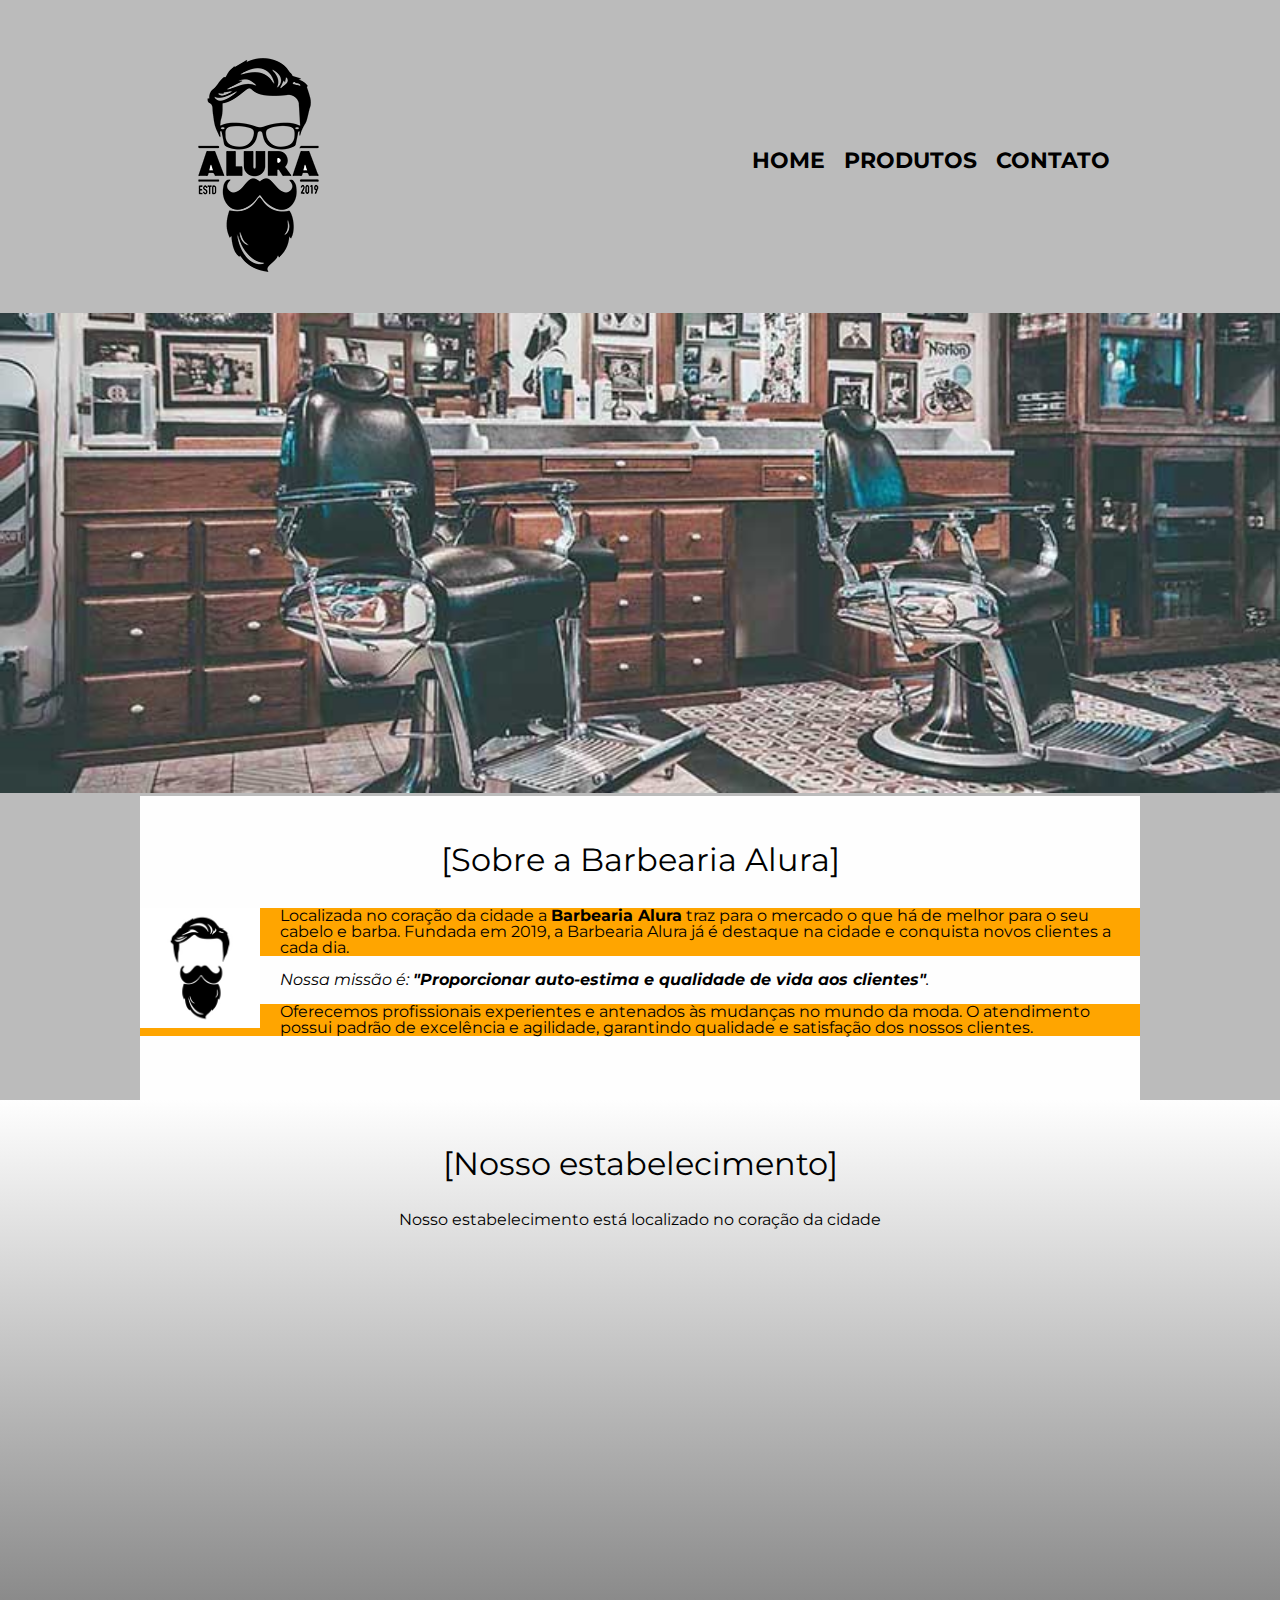
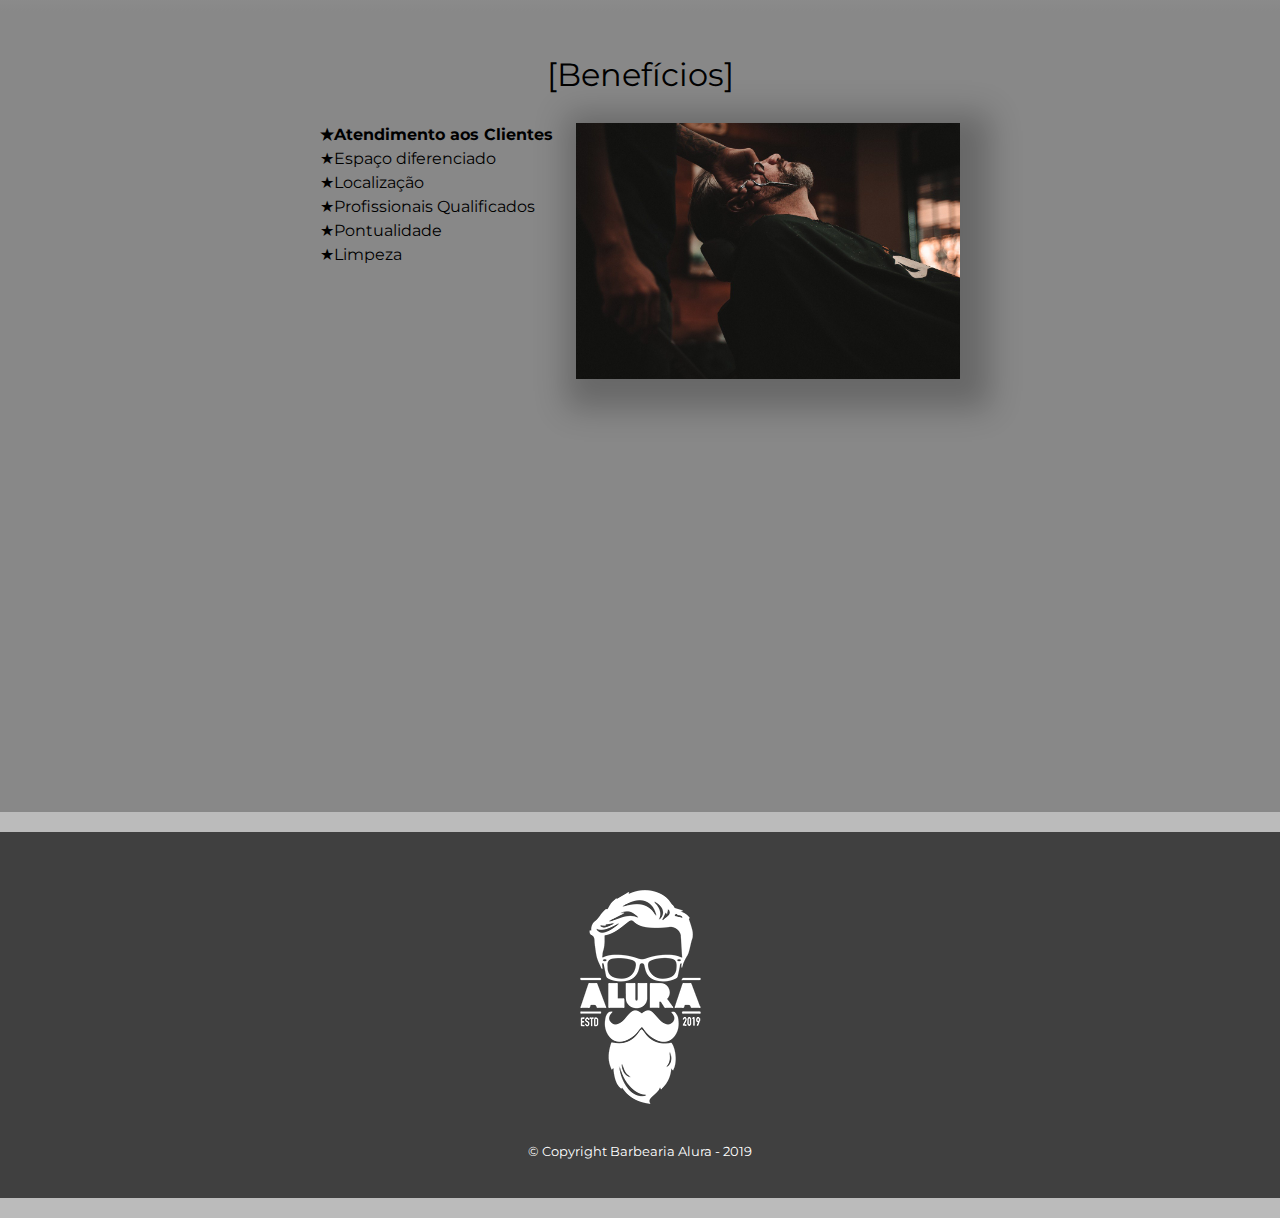
<file: Barbeatria Alura/index.html>
<!DOCTYPE html>
<html lang="pt-br">
	<head>
		<meta charset="UTF-8">
		<meta name="viewport" content="width=device-width, initial-scale=1.0">
		<title>Barbearia Alura</title>
		<link rel="stylesheet" href="reset.css">
		<link rel="stylesheet" href="style.css">
	</head>

	<body>
		<header>
			<header>
				<div class="caixa">
					<h1><img src="logo.png" alt="logo da barbearia alura"></h1>
	
					<nav>
						<ul>
							<li><a href="index.html">Home</a></li>
							<li><a href="produtos.html">Produtos</a></li>
							<li><a href="contato.html">Contato</a></li>
						</ul>
					</nav>
				</div>
		</header>

		<img class="banner" src="banner.jpg">
		
		<main>
			<section class="principal">
				<h2 class="titulo-principal">Sobre a Barbearia Alura</h2>
				<img class="utensilios" src="cabelo+barba.jpg" alt="barba e cabelo">
		
				<p>Localizada no coração da cidade a <strong>Barbearia Alura</strong> traz para o mercado o que há de melhor para o seu cabelo e barba. Fundada em 2019, a Barbearia Alura já é destaque na cidade e conquista novos clientes a cada dia.</p>

				<p id="missao"><em>Nossa missão é: <strong>"Proporcionar auto-estima e qualidade de vida aos clientes"</strong>.</em></p>

				<p>Oferecemos profissionais experientes e antenados às mudanças no mundo da moda. O atendimento possui padrão de excelência e agilidade, garantindo qualidade e satisfação dos nossos clientes.</p>
			</section>


			<section class="mapa">
				<h3 class="titulo-principal">Nosso estabelecimento</h3>
				<p>Nosso estabelecimento está localizado no coração da cidade</p>
				<div class="mapa-conteudo">
					<iframe src="https://www.google.com/maps/embed?pb=!1m18!1m12!1m3!1d117027.4097983533!2d-46.78355273750004!3d-23.5646162!2m3!1f0!2f0!3f0!3m2!1i1024!2i768!4f13.1!3m3!1m2!1s0x94ce59541c6c79c3%3A0x36b90a85f0f8cb33!2sGrupo%20Alura!5e0!3m2!1spt-BR!2sbr!4v1652892878069!5m2!1spt-BR!2sbr" width="100%" height="300" style="border:0;" allowfullscreen="" loading="lazy" referrerpolicy="no-referrer-when-downgrade"></iframe>
				</div>

			</section>
			<section class="beneficios">
				<h3 class="titulo-principal">Benefícios</h3>

				<div class="conteudo-beneficios">
				<ul class="lista-beneficios">
						<li class="itens">Atendimento aos Clientes</li>
						<li class="itens">Espaço diferenciado</li>
						<li class="itens">Localização</li>
						<li class="itens">Profissionais Qualificados</li>
						<li class="itens">Pontualidade</li>
						<li class="itens">Limpeza</li>
					</ul><img src="beneficios.jpg" class="imagem-beneficios">
				</div>
				<div class="video">
					<iframe width="100%" height="315" src="https://www.youtube.com/embed/wcVVXUV0YUY" title="YouTube video player" frameborder="0" allow="accelerometer; autoplay; clipboard-write; encrypted-media; gyroscope; picture-in-picture" allowfullscreen></iframe>
				</div>
			</section>
		</main>

	
		<footer>
			<img src="logo-branco.png">
			<p class="copyright">&copy; Copyright Barbearia Alura - 2019</p>
		</footer>
	</body>
</html>
</file>
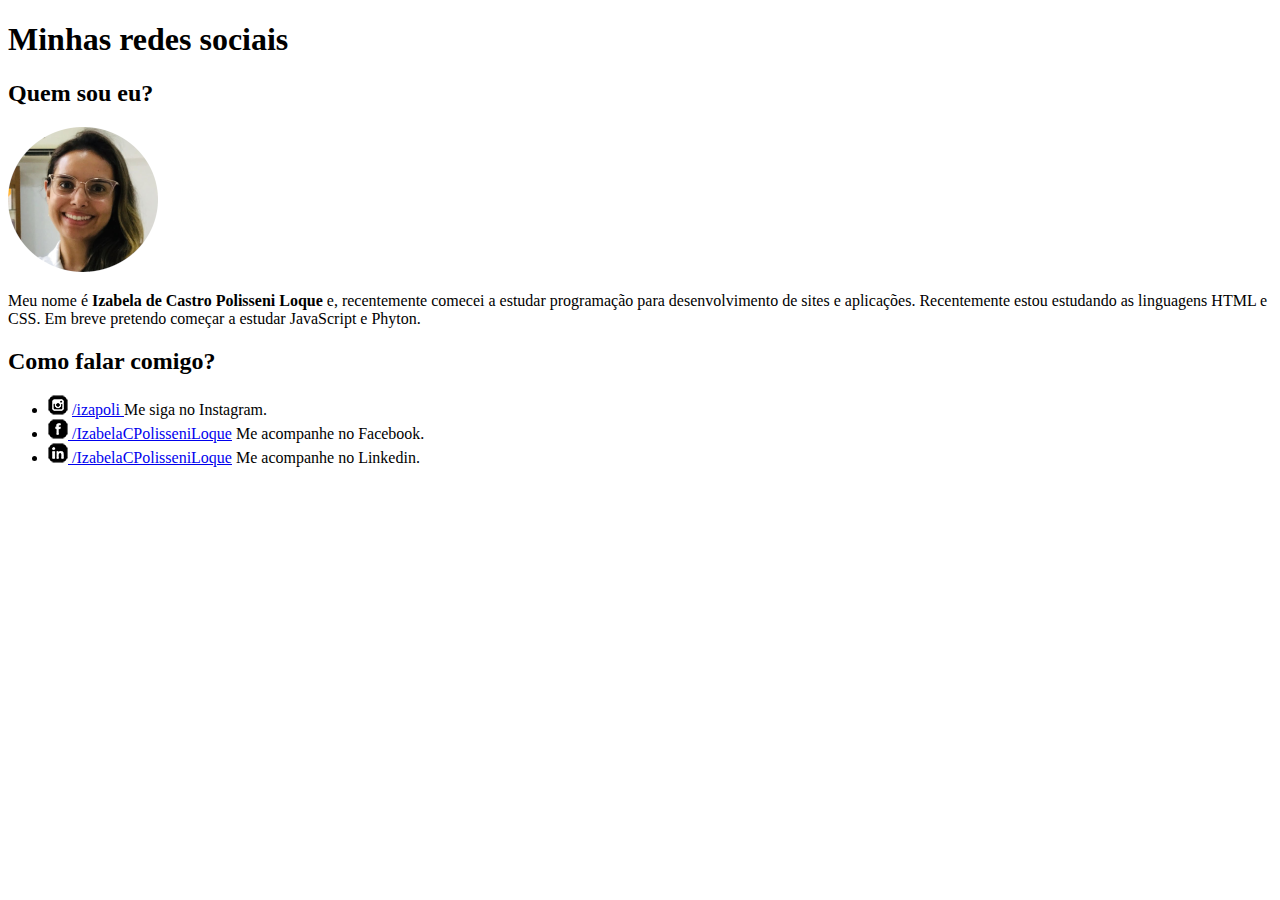
<file: desafio 005/index.html>
<!DOCTYPE html>
<html lang="pt-br">
<head>
    <meta charset="UTF-8">
    <meta http-equiv="X-UA-Compatible" content="IE=edge">
    <meta name="viewport" content="width=device-width, initial-scale=1.0">
<link rel="shortcut icon" href="favicon..ico" type="image/x-icon">
    <title>Social Iza</title>
</head>
<body>
    <h1>Minhas redes sociais</h1>
    <h2>Quem sou eu?</h2>
    <img src="iza.png" alt="foto izabela">
    <p>Meu nome é <strong>Izabela de Castro Polisseni Loque</strong> e, recentemente comecei a estudar programação para desenvolvimento de sites e aplicações. Recentemente estou estudando as linguagens HTML e CSS. Em breve pretendo começar a estudar JavaScript e Phyton.</p>
    <h2>Como falar comigo?</h2>
    <ul>
        <li><img src="icone-instagram.png" alt="link instagram"> <a href="https://www.instagram.com/izapoli/" target="_blanc" rel="external"> /izapoli </a> Me siga no Instagram.</li>
        <li><img src="icone-facebook.png" alt="link facebook"><a href="https://web.facebook.com/izabela.polisseni" target="_blanc" rel="external"> /IzabelaCPolisseniLoque</a> Me acompanhe no Facebook.</li>
        
        <li><img src="icone-linkedin.png" alt="link linkedin"><a href="https://www.linkedin.com/in/izabela-de-castro-polisseni-loque-b8087495/" target="_blanc" rel="external"> /IzabelaCPolisseniLoque</a> Me acompanhe no Linkedin.</li>
    </ul>

</body>
</html>
</file>
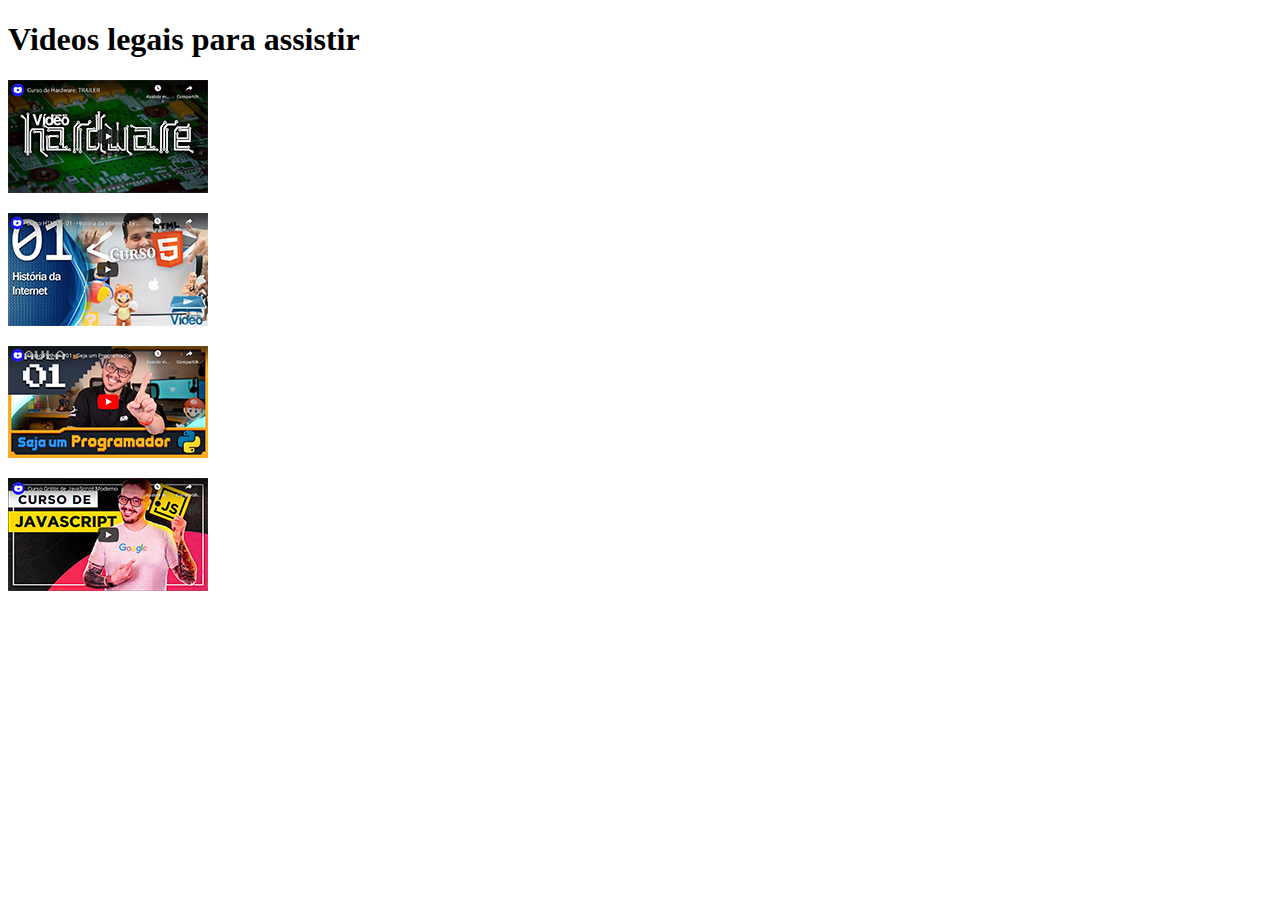
<file: desafio 009/index.html>
<!DOCTYPE html>
<html lang="pt-br">
<head>
    <meta charset="UTF-8">
    <meta http-equiv="X-UA-Compatible" content="IE=edge">
    <meta name="viewport" content="width=device-width, initial-scale=1.0">
    <title>Meus  videos </video></title>
</head>
<body>
    <h1>Videos legais para assistir </h1>

    <p> <a href="pag001.html" target="_next" rel="next" </a><img src="imagens/thumb-hardware.png" alt="imagem.png" type ="image/png"></p>
    <p> <a href="pag002.html" target="_next" rel="next" </a><img src="imagens/thumb-html.png" alt="imagem.png" type ="image/png"></p>
    <p> <a href="pag003.html" target="_next" rel="next" </a><img src="imagens/thumb-python.png" alt="imagem.png" type ="image/png"></p>
    <p> <a href="pag004.html" target="_next" rel="next" </a><img src="imagens/thumb-js.png" alt="imagem.png" type ="image/png"></p>

</body>
</html>
</file>
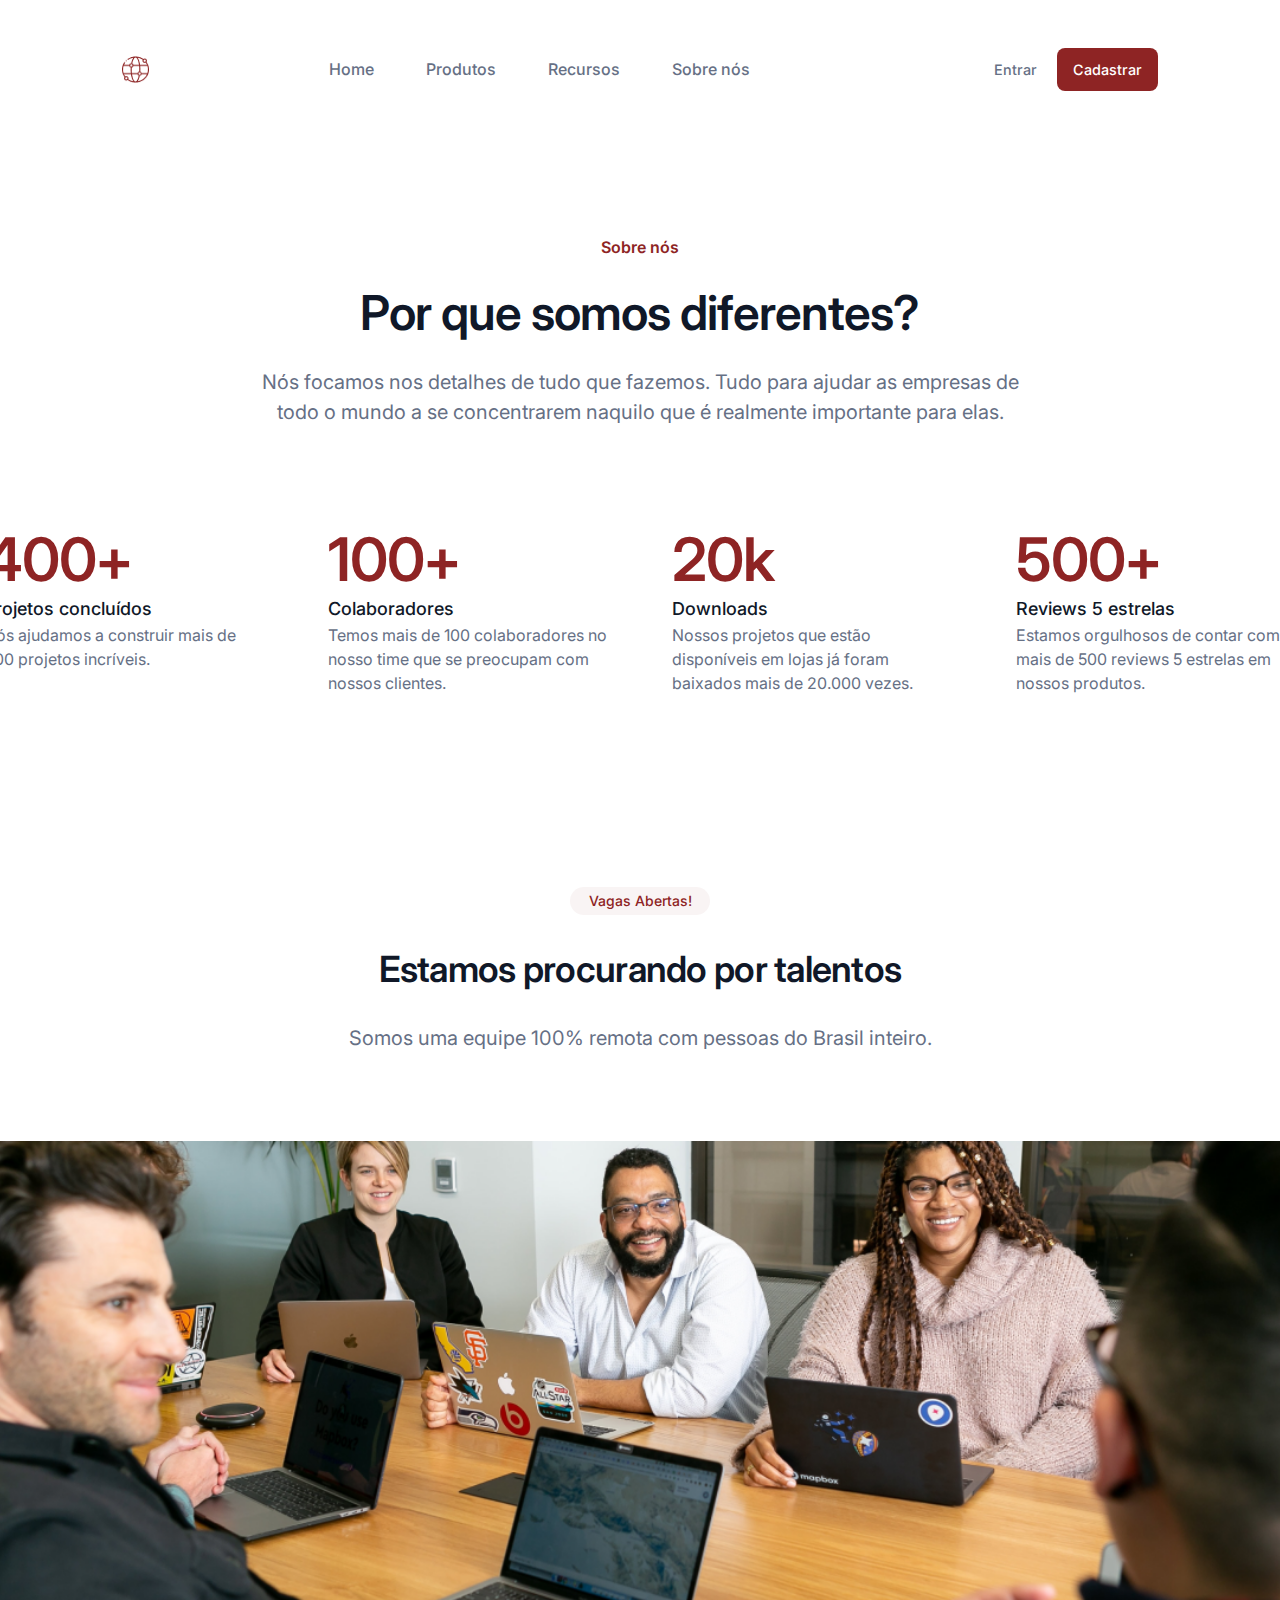
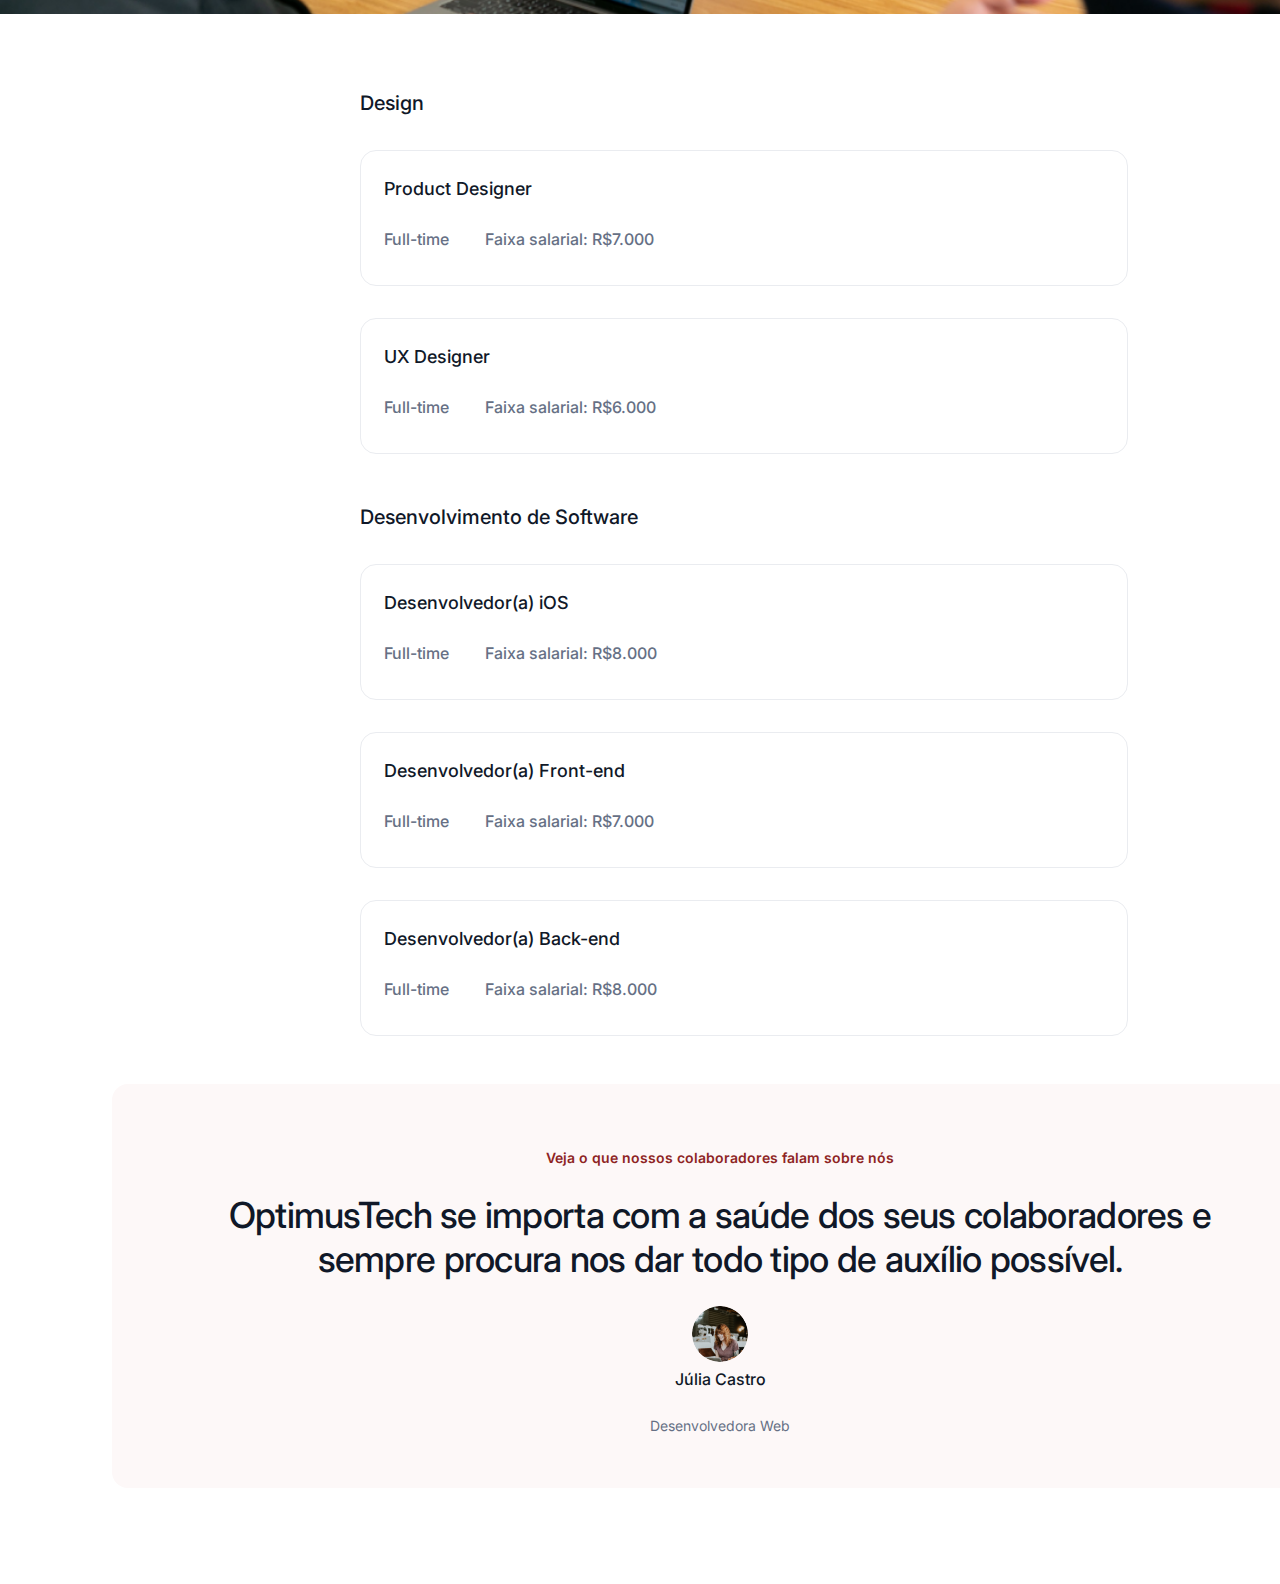
<file: Desafio 7 dias/index.html>
<!DOCTYPE html>
<html lang="pt-br">
<head>
    <meta charset="UTF-8">
    <meta http-equiv="X-UA-Compatible" content="IE=edge">
    <meta name="viewport" content="width=device-width, initial-scale=1.0">
    <title>Desafio 7 dias</title>
    <link rel="stylesheet" href="CSS desafio html/reset.css">
    <link href="https://fonts.googleapis.com/css2?family=Inter:wght@500&display=swap" rel="stylesheet">
    <link rel="stylesheet" href="CSS desafio html/base.css">
    <link rel="stylesheet" href="CSS desafio html/header.css">
    <link rel="stylesheet" href="CSS desafio html/metricas.css">
    <link rel="stylesheet" href="CSS desafio html/talentos.css">
    <link rel="stylesheet" href="CSS desafio html/vagas.css">
    <link rel="stylesheet" href="CSS desafio html/depoimento.css">
</head>
<body>
    <nav>
        <img src="imagens/logo.png.png"/>
          <div class="links">
          <a href="#">Home</a>
          <a href="#">Produtos</a>
          <a href="#">Recursos</a>
          <a href="#">Sobre nós</a>
        </div>
        <div class="buttons">
          <button>Entrar</button>
          <button id="signUp">Cadastrar</button>
        </div>
      </nav>

  <header>
    <h1>Sobre nós</h1>
    <h2 class="h2-header">Por que somos diferentes?</h2>
    <p class="p-header">Nós focamos nos detalhes de tudo que fazemos. Tudo para ajudar as empresas de todo o mundo a se concentrarem naquilo que é realmente importante para elas.</p>
  </header>

  <main>
  <section class="metricas-container">
    <div>
      <h1 class="metricas-h1">400+</h1>
      <h2 class="metricas-h2">Projetos concluídos</h2>
      <p class="metricas-p">Nós ajudamos a construir mais de 400 projetos incríveis.</p>
    </div>
    <div>
      <h1 class="metricas-h1">100+</h1>
      <h2 class="metricas-h2">Colaboradores</h2>
      <p class="metricas-p">Temos mais de 100 colaboradores no nosso time que se preocupam com nossos clientes.</p>
    </div>
    <div>
      <h1 class="metricas-h1">20k</h1>
      <h2 class="metricas-h2">Downloads</h2>
      <p class="metricas-p">Nossos projetos que estão disponíveis em lojas já foram baixados mais de 20.000 vezes.</p>
    </div>
    <div>
      <h1 class="metricas-h1">500+</h1>
      <h2 class="metricas-h2">Reviews 5 estrelas</h2>
      <p class="metricas-p">Estamos orgulhosos de contar com mais de 500 reviews 5 estrelas em nossos produtos.</p>
    </div>
  </section>
  <section class="busca__talentos">
    <div class="box__vagas">
      <h1 class="busca__talentos-vagas">Vagas Abertas!</h1>
    </div>
      <h2 class="busca__talentos-texto">Estamos procurando por talentos</h2>
        <p class="busca__talentos-p">Somos uma equipe 100% remota com pessoas do Brasil inteiro.</p>
          <div class="box__imagem">
          <img src="imagens/buscando_talentos.png" alt="Estamos a procura de talentos" class="imagem__buscando-talentos">
          </div>
  </section>
  <section>
    <div class="vaga">
      <span class="vaga__titulo">Design</span>
      <div class="vaga__informacoes">
        <p class="vaga__nome" >Product Designer</p>
        <p class="vaga__descricao">
          Full-time
          <span class="espaco__vaga">Faixa salarial: R$7.000</p>
      </div>

      <div class="vaga__informacoes">
        <p class="vaga__nome" >UX Designer</p>
        <p class="vaga__descricao">
          Full-time
          <span class="espaco__vaga">Faixa salarial: R$6.000</p>
      </div>
    </div>
    
    
    <div class="vaga">
      <span class="vaga__titulo">Desenvolvimento de Software</span>

          <div class="vaga__informacoes">
            <p class="vaga__nome" >Desenvolvedor(a) iOS</p>
            <p class="vaga__descricao">
            Full-time
            <span class="espaco__vaga">Faixa salarial: R$8.000</p>
          </div>
  
          <div class="vaga__informacoes">
            <p class="vaga__nome" >Desenvolvedor(a) Front-end</p>
            <p class="vaga__descricao">
            Full-time
            <span class="espaco__vaga">Faixa salarial: R$7.000</p>
          </div>
              
          <div class="vaga__informacoes">
            <p class="vaga__nome" >Desenvolvedor(a) Back-end</p>
            <p class="vaga__descricao">
                  Full-time
            <span class="espaco__vaga">Faixa salarial: R$8.000</p>
          </div>
        
    </div>
  </section>
  <section class="depoimento">
    <div class="depoimento__cartao">
      <h1 class="depoimento__titulo">Veja o que nossos colaboradores falam sobre nós</h1>
      <p class="depoimento__texto">OptimusTech se importa com a saúde dos seus colaboradores e sempre procura nos dar todo tipo de auxílio possível.</p>
      <img src="imagens/Avatar.png" alt="Foto de Júlia Castro" class="depoimento__imagem">
      <p class="depoimento__nome">Júlia Castro</p>
      <p class="depoimento__funcao" >Desenvolvedora Web</p>
    </div>
  </section>
  </main>
</body>
</html>
</file>
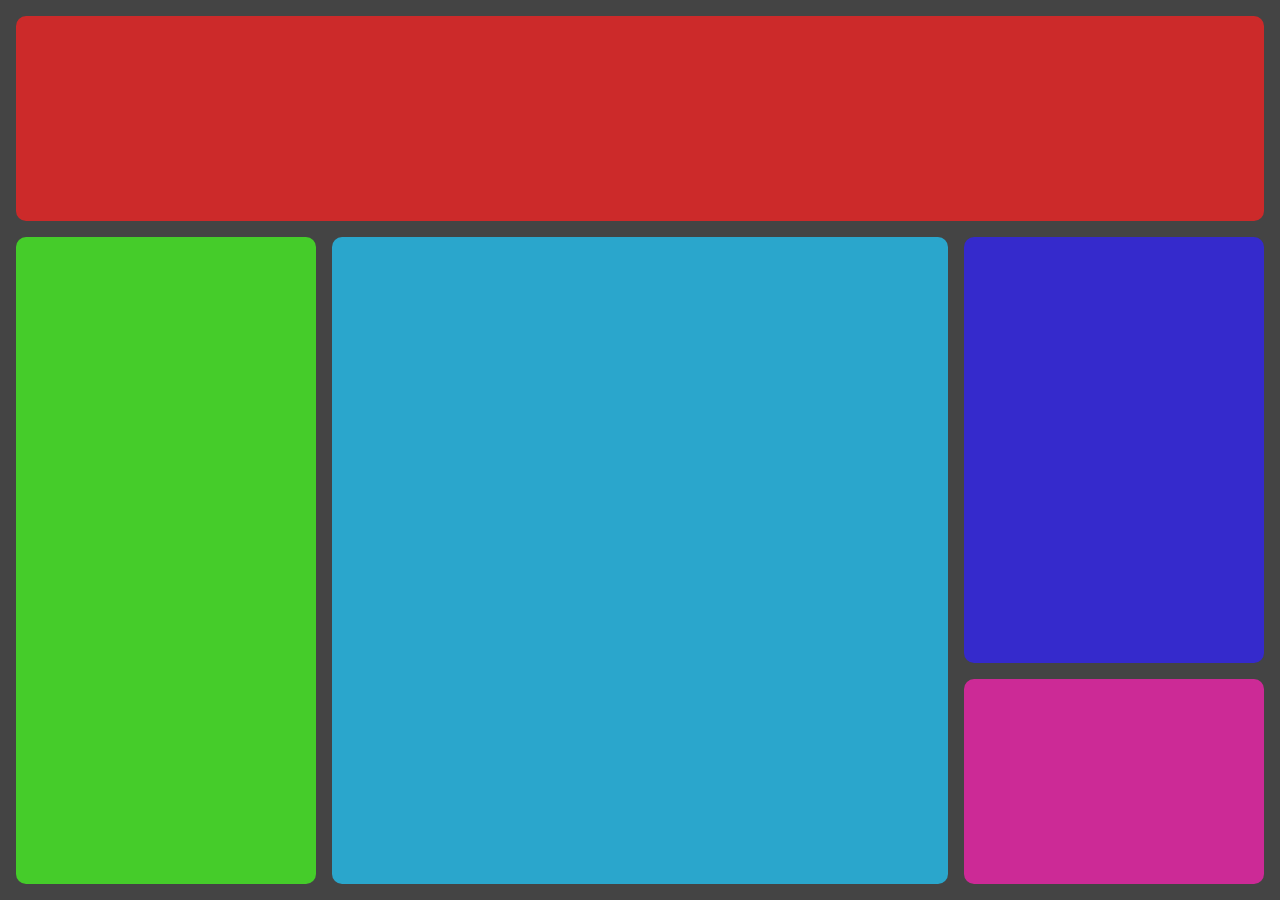
<file: Desafio grid/index.html>
<!DOCTYPE html>
<html lang="en">
<head>
    <meta charset="UTF-8">
    <meta http-equiv="X-UA-Compatible" content="IE=edge">
    <meta name="viewport" content="width=device-width, initial-scale=1.0">
    <title>Document</title>
    <link rel="stylesheet" href="estilo.css">
</head>
<body class="corpo">
    <header class="cabecalho"></header>
    <nav class="lateral"></nav>
    <section class="meio"></section>
    <section class="direita-cima"></section>
    <section class="direita-baixo"></section>
</body>
</html>
</file>
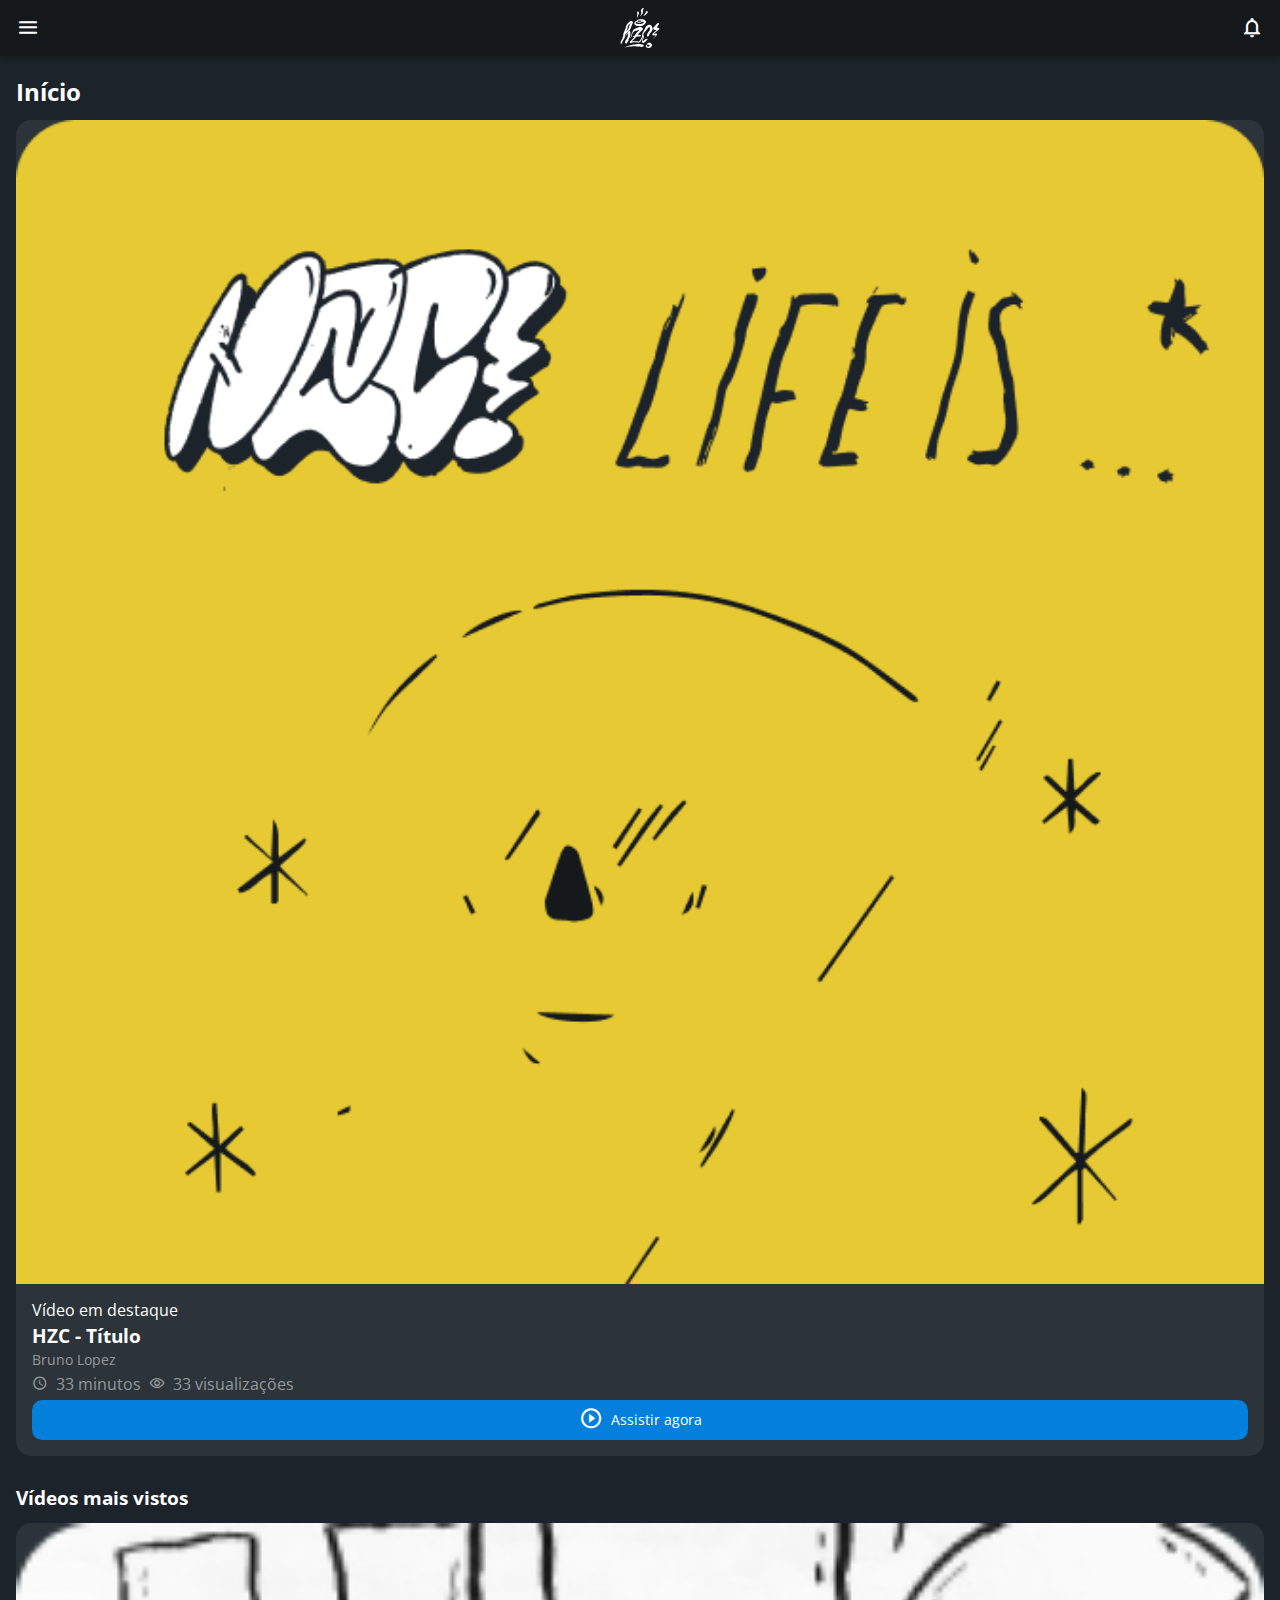
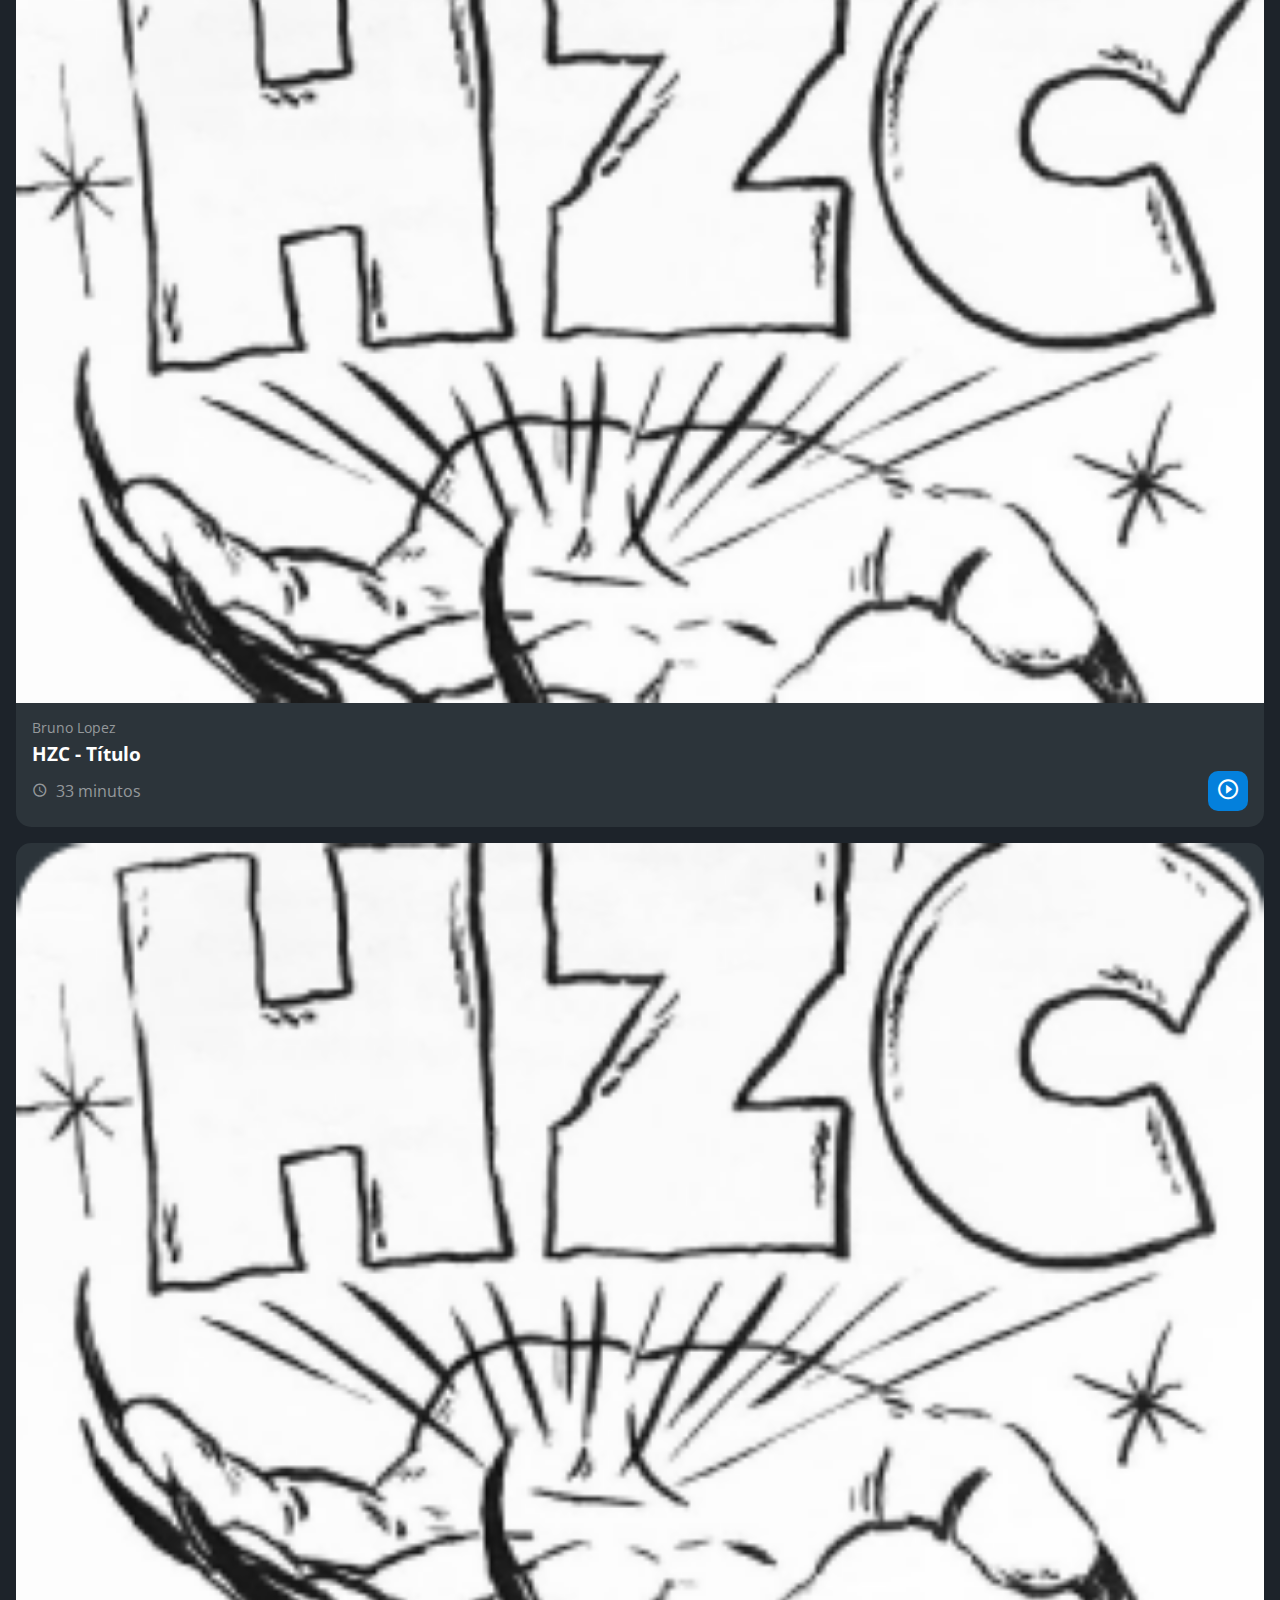
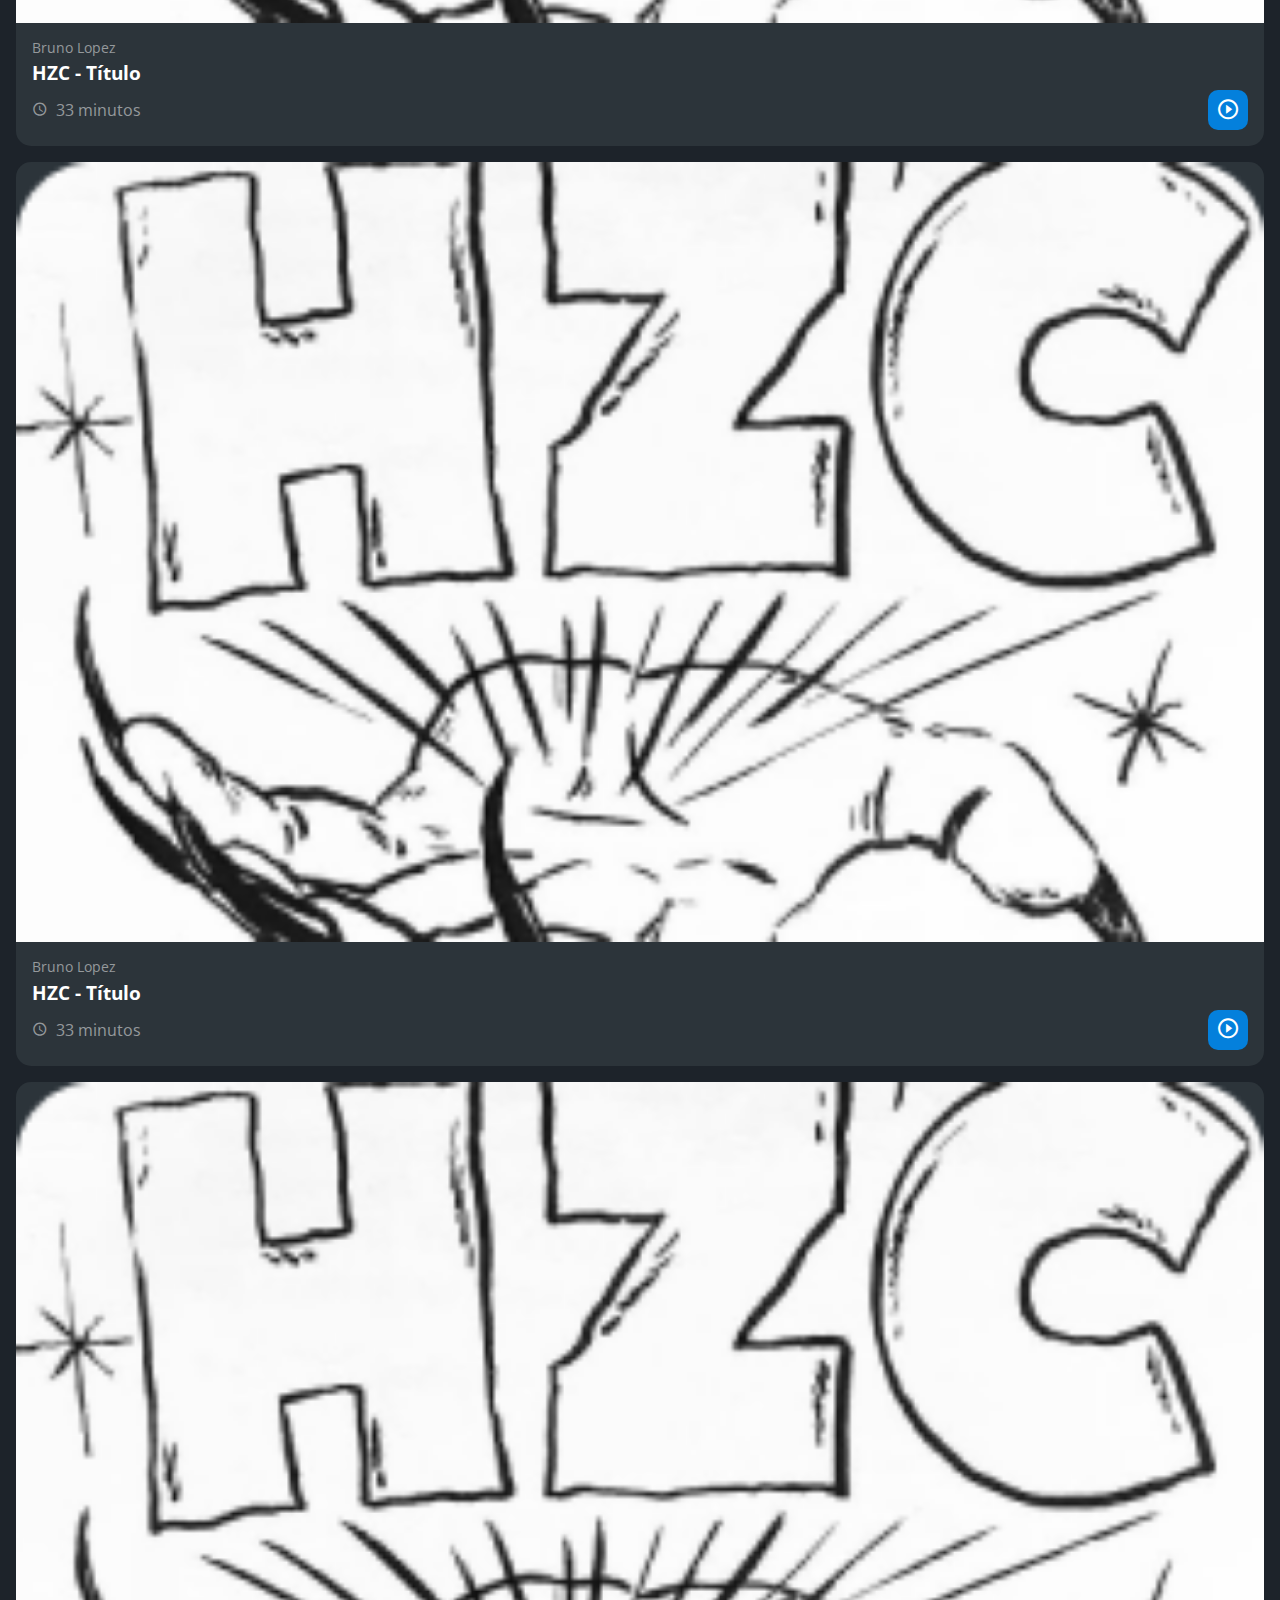
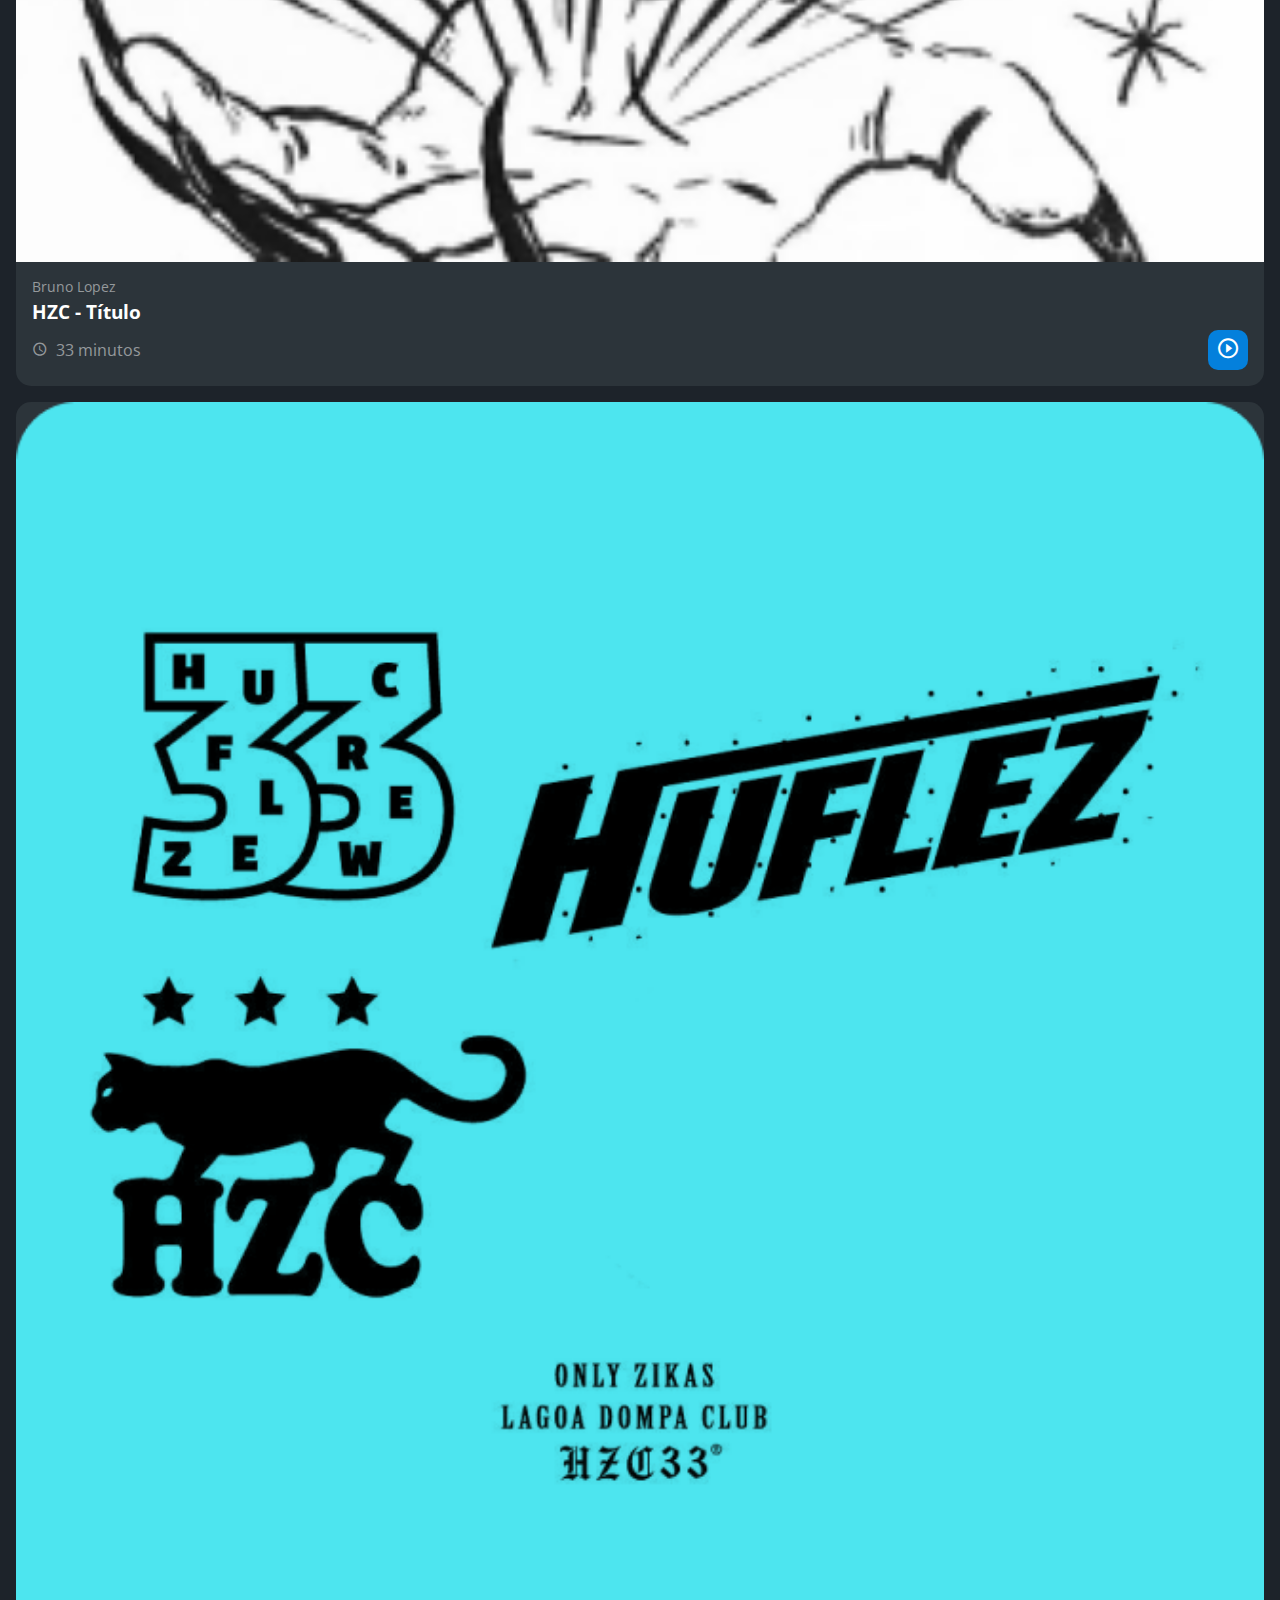
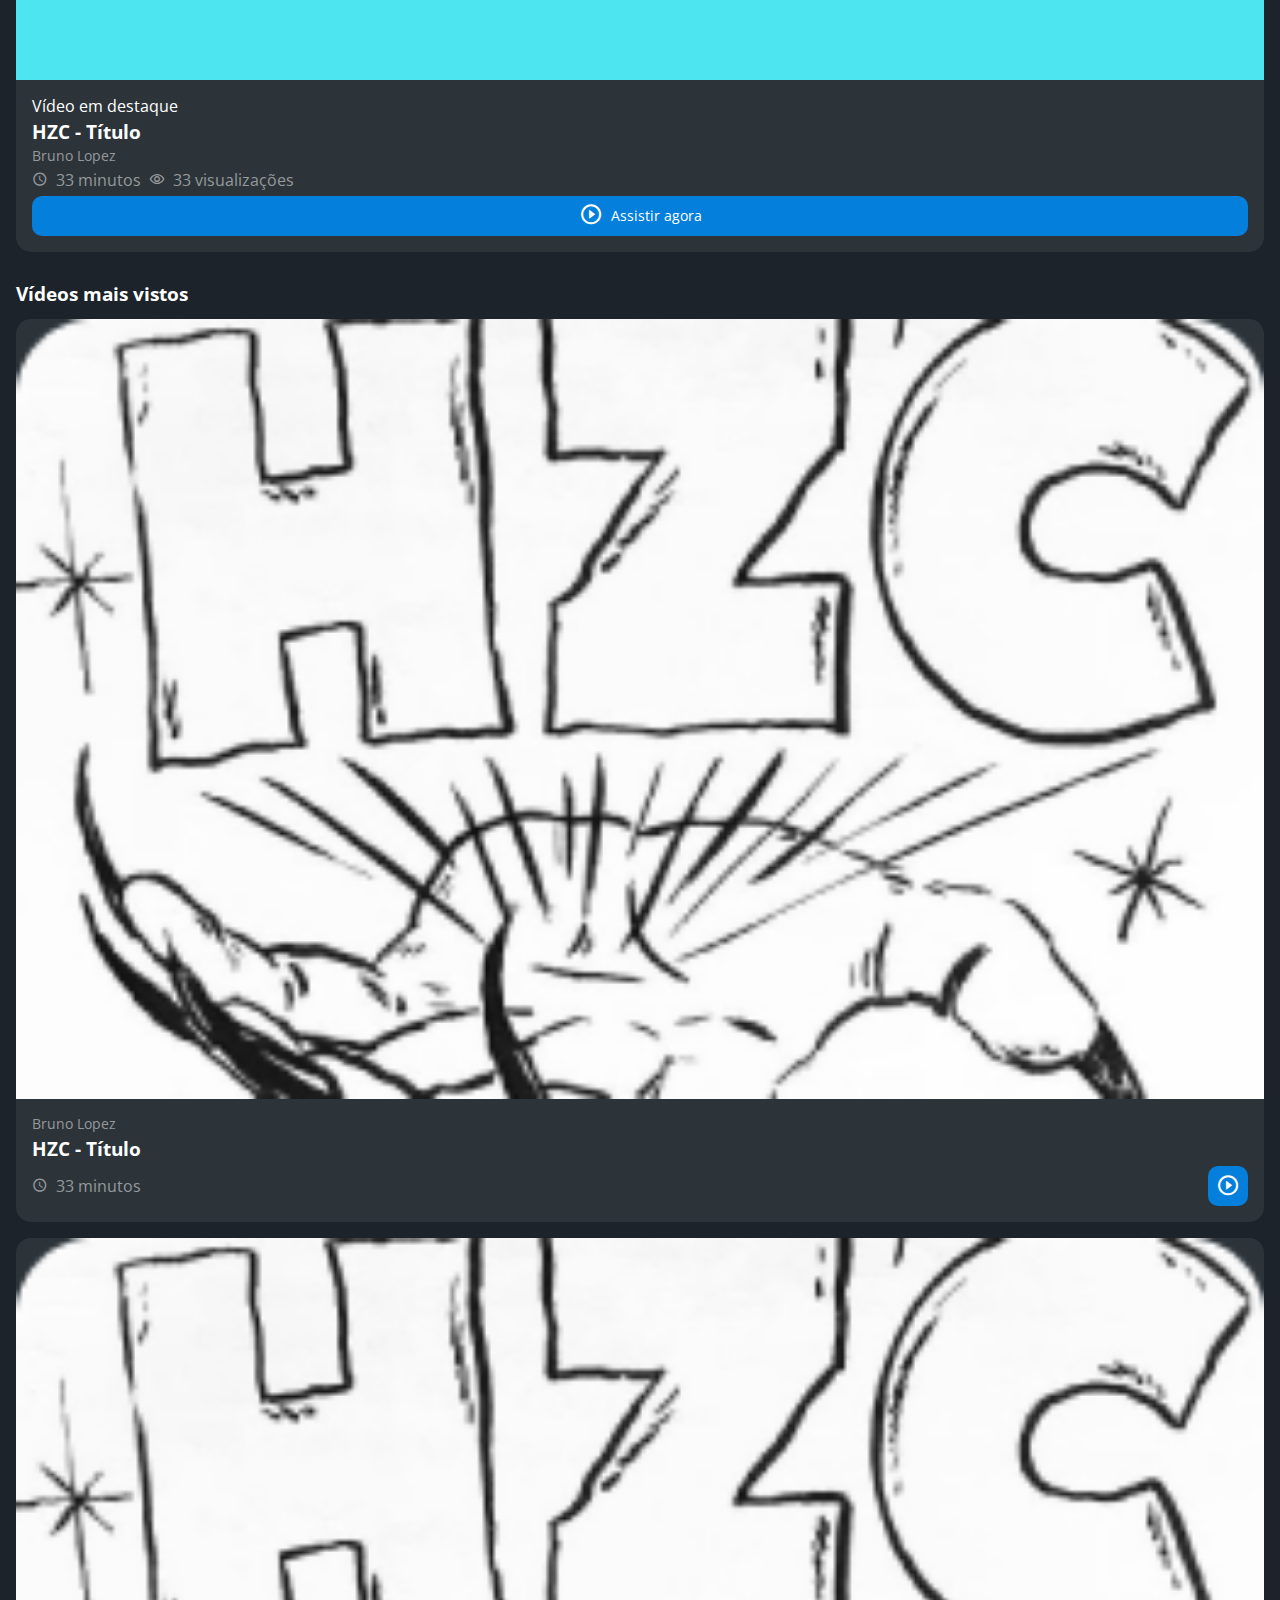
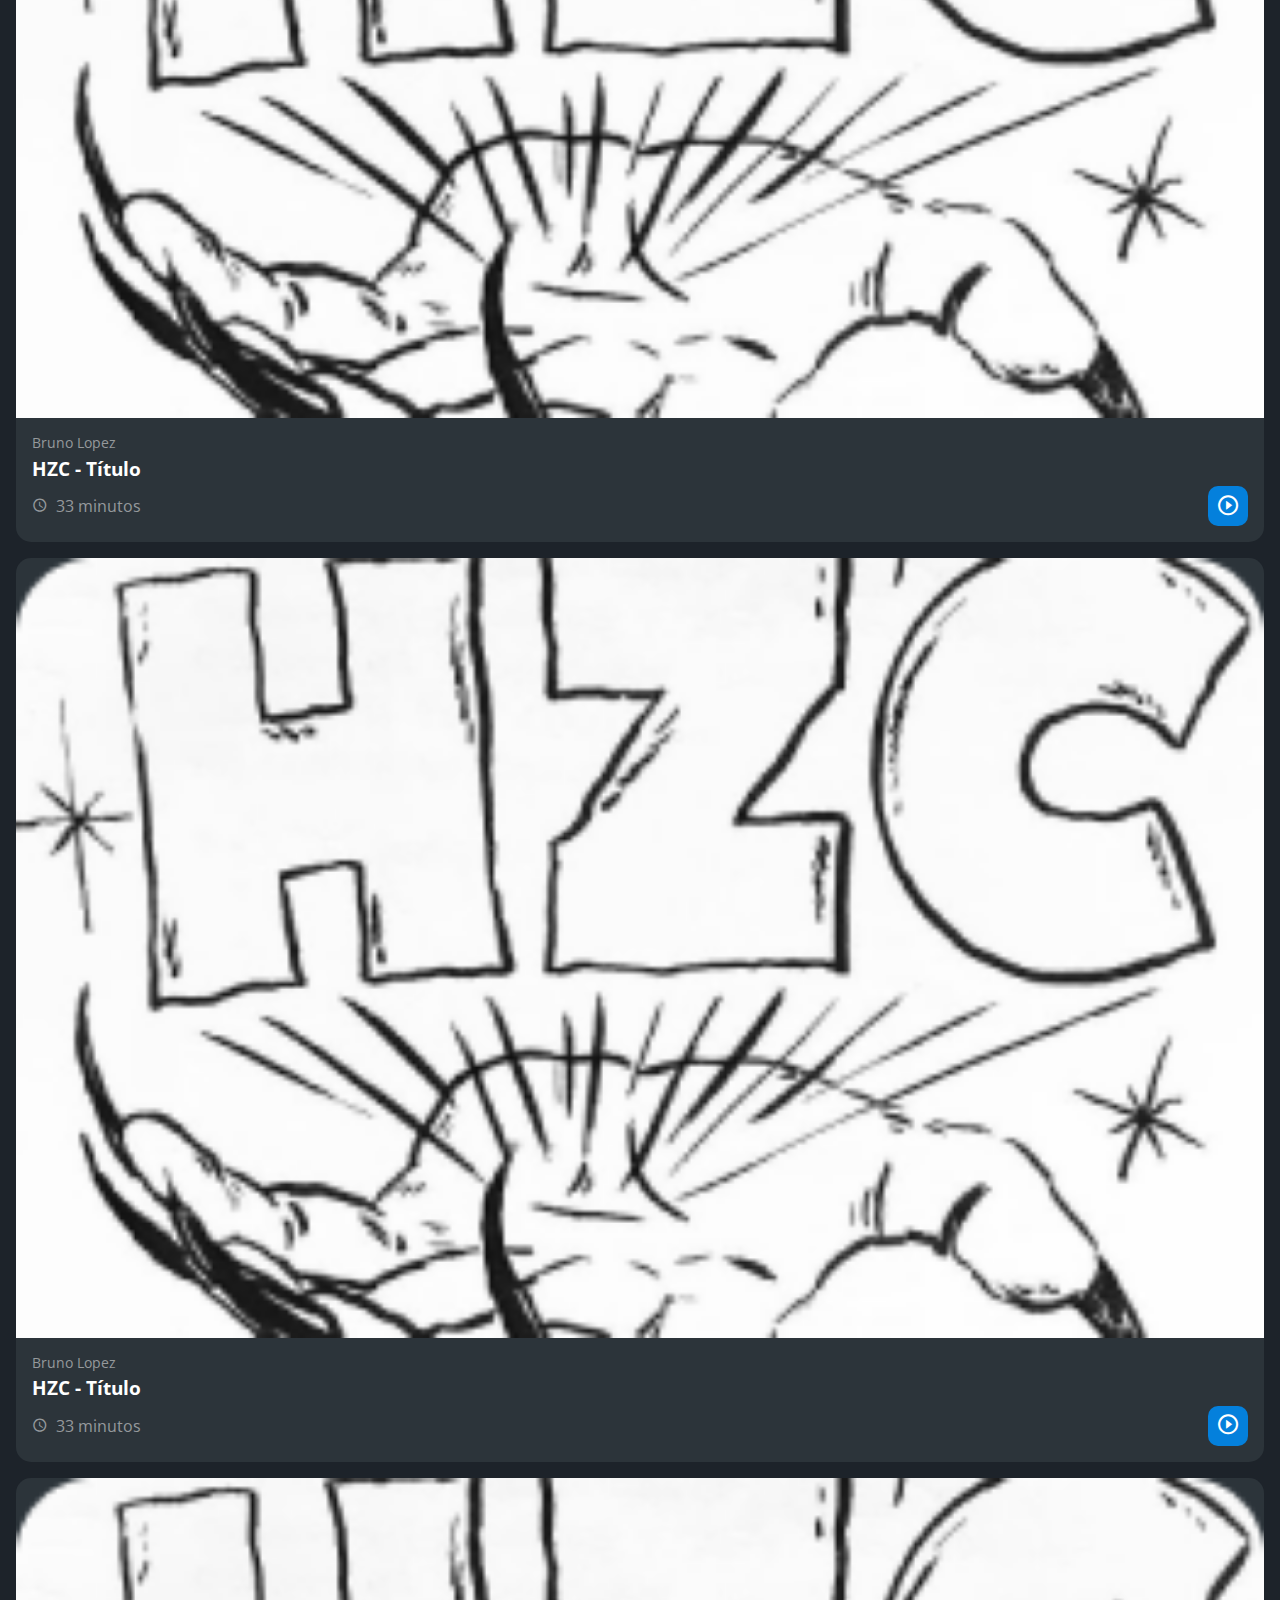
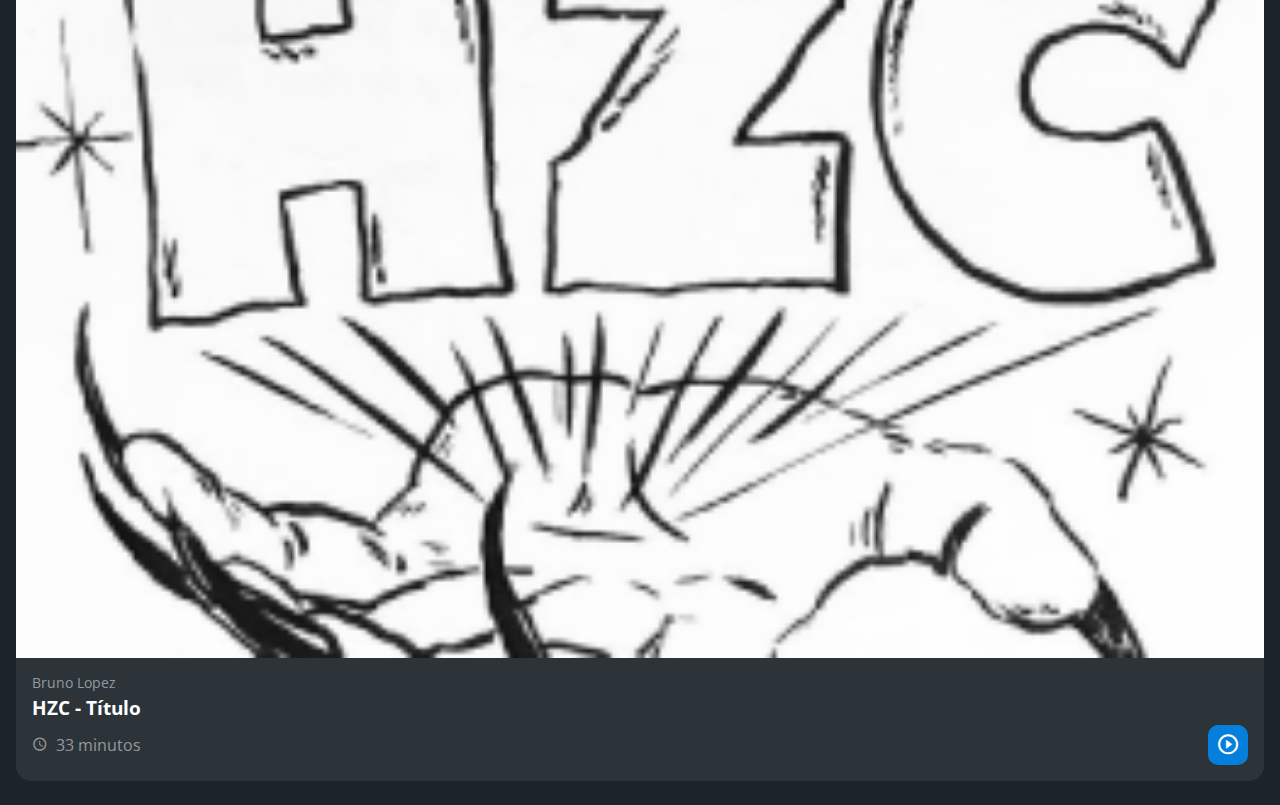
<file: Flexbox e Grid/index.html>
<!DOCTYPE html>
<html lang="pt-br">
<head>
    <meta charset="UTF-8">
    <meta http-equiv="X-UA-Compatible" content="IE=edge">
    <meta name="viewport" content="width=device-width, initial-scale=1.0">
    <title>HZC | Home</title>
    <link rel="preconnect" href="https://fonts.googleapis.com">
    <link rel="preconnect" href="https://fonts.gstatic.com" crossorigin>
    <link rel="stylesheet" href="https://fonts.googleapis.com/css2?family=Open+Sans:wght@400;600;700&display=swap">
    <link rel="stylesheet" href="assets/css/reset.css">
    <link rel="stylesheet" href="assets/css/estilos.css">
</head>
<body>
    <header class="cabecalho">
        <button class="cabecalho__menu" aria-label="Menu"><i></i></button>
        <img src="assets/img/logo.svg" alt="Logotipo da HZC" class="cabecalho__logo">
        <p class="cabecalho__perfil">Bruno Lopez</p>
        <button class="cabecalho__notificacao" aria-label="Notificação"><i></i></button>
    </header>
    <nav class="menu-lateral">
        <img src="assets/img/logo.svg" alt="Logotipo da HZC" class="menu-lateral__logo">
        <a href="index.html" class="menu-lateral__link menu-lateral__link--inicio menu-lateral__link--ativo">Início</a>
        <a href="#" class="menu-lateral__link menu-lateral__link--videos">Vídeos</a>
        <a href="picos.html" class="menu-lateral__link menu-lateral__link--picos">Picos</a>
        <a href="#" class="menu-lateral__link menu-lateral__link--integrantes">Integrantes</a>
        <a href="#" class="menu-lateral__link menu-lateral__link--camisas">Camisas</a>
        <a href="#" class="menu-lateral__link menu-lateral__link--pinturas">Pinturas</a>
    </nav>
    <main class="principal">
        <h2 class="titulo-pagina">Início</h2>
        <article class="cartao cartao--destaque destaque-video">
            <img src="assets/img/banner-mobile_1.png" alt="Banner do cartao" class="cartao__imagem cartao__imagem--mobile">
            <img src="assets/img/banner_1.png" alt="Banner do cartao" class="cartao__imagem cartao__imagem--desktop">
            <div class="cartao__conteudo">
                <p class="cartao__destaque">Vídeo em destaque</p>
                <h3 class="cartao__titulo">HZC - Título</h3>
                <p class="cartao__perfil">Bruno Lopez</p>
                <p class="cartao__info cartao__info--tempo">33 minutos</p>
                <p class="cartao__info cartao__info--visualizacao">33 visualizações</p>
                <button class="cartao__botao cartao__botao--play cartao__botao--destaque">Assistir agora</button>
            </div>
        </article>
        <article class="cartao cartao--recentes videos-recentes">
            <h3 class="cartao__titulo">Vídeos recentes</h3>
            <a href="#" class="cartao__link">Ver todos</a>
            <ul class="cartao__lista">
                <li class="cartao__item">
                    <img src="assets/img/miniatura_1.png" alt="Thumbnail" class="cartao__item-thumbnail">
                    <h4 class="cartao__item-titulo">HZC - Love machine</h4>
                    <p class="cartao__item-perfil">Bruno Lopez</p>
                </li>
                <li class="cartao__item">
                    <img src="assets/img/miniatura_1.png" alt="Thumbnail" class="cartao__item-thumbnail">
                    <h4 class="cartao__item-titulo">HZC - Love machine</h4>
                    <p class="cartao__item-perfil">Bruno Lopez</p>
                </li>
                <li class="cartao__item">
                    <img src="assets/img/miniatura_1.png" alt="Thumbnail" class="cartao__item-thumbnail">
                    <h4 class="cartao__item-titulo">HZC - Love machine</h4>
                    <p class="cartao__item-perfil">Bruno Lopez</p>
                </li>
                <li class="cartao__item">
                    <img src="assets/img/miniatura_1.png" alt="Thumbnail" class="cartao__item-thumbnail">
                    <h4 class="cartao__item-titulo">HZC - Love machine</h4>
                    <p class="cartao__item-perfil">Bruno Lopez</p>
                </li>
                <li class="cartao__item">
                    <img src="assets/img/miniatura_1.png" alt="Thumbnail" class="cartao__item-thumbnail">
                    <h4 class="cartao__item-titulo">HZC - Love machine</h4>
                    <p class="cartao__item-perfil">Bruno Lopez</p>
                </li>
            </ul>
        </article>
        <section class="secao secao-videos">
            <h3 class="titulo-secao">Vídeos mais vistos</h3>
            <article class="cartao">
                <img src="assets/img/video_1.png" alt="Vídeo" class="cartao__imagem">
                <div class="cartao__conteudo">
                    <p class="cartao__perfil">Bruno Lopez</p>
                    <h3 class="cartao__titulo">HZC - Título</h3>
                    <p class="cartao__info cartao__info--tempo">33 minutos</p>
                    <button class="cartao__botao cartao__botao--play" aria-label="Assistir agora"></button>
                </div>
            </article>
            <article class="cartao">
                <img src="assets/img/video_1.png" alt="Vídeo" class="cartao__imagem">
                <div class="cartao__conteudo">
                    <p class="cartao__perfil">Bruno Lopez</p>
                    <h3 class="cartao__titulo">HZC - Título</h3>
                    <p class="cartao__info cartao__info--tempo">33 minutos</p>
                    <button class="cartao__botao cartao__botao--play" aria-label="Assistir agora"></button>
                </div>
            </article>
            <article class="cartao">
                <img src="assets/img/video_1.png" alt="Vídeo" class="cartao__imagem">
                <div class="cartao__conteudo">
                    <p class="cartao__perfil">Bruno Lopez</p>
                    <h3 class="cartao__titulo">HZC - Título</h3>
                    <p class="cartao__info cartao__info--tempo">33 minutos</p>
                    <button class="cartao__botao cartao__botao--play" aria-label="Assistir agora"></button>
                </div>
            </article>
            <article class="cartao">
                <img src="assets/img/video_1.png" alt="Vídeo" class="cartao__imagem">
                <div class="cartao__conteudo">
                    <p class="cartao__perfil">Bruno Lopez</p>
                    <h3 class="cartao__titulo">HZC - Título</h3>
                    <p class="cartao__info cartao__info--tempo">33 minutos</p>
                    <button class="cartao__botao cartao__botao--play" aria-label="Assistir agora"></button>
                </div>
            </article>
        </section>
        <article class="cartao cartao--recentes produtos-recentes">
            <h3 class="cartao__titulo">Vídeos recentes</h3>
            <a href="#" class="cartao__link">Ver todos</a>
            <ul class="cartao__lista">
                <li class="cartao__item">
                    <img src="assets/img/miniatura_1.png" alt="Thumbnail" class="cartao__item-thumbnail">
                    <h4 class="cartao__item-titulo">HZC - Love machine</h4>
                    <p class="cartao__item-perfil">Bruno Lopez</p>
                </li>
                <li class="cartao__item">
                    <img src="assets/img/miniatura_1.png" alt="Thumbnail" class="cartao__item-thumbnail">
                    <h4 class="cartao__item-titulo">HZC - Love machine</h4>
                    <p class="cartao__item-perfil">Bruno Lopez</p>
                </li>
                <li class="cartao__item">
                    <img src="assets/img/miniatura_1.png" alt="Thumbnail" class="cartao__item-thumbnail">
                    <h4 class="cartao__item-titulo">HZC - Love machine</h4>
                    <p class="cartao__item-perfil">Bruno Lopez</p>
                </li>
                <li class="cartao__item">
                    <img src="assets/img/miniatura_1.png" alt="Thumbnail" class="cartao__item-thumbnail">
                    <h4 class="cartao__item-titulo">HZC - Love machine</h4>
                    <p class="cartao__item-perfil">Bruno Lopez</p>
                </li>
                <li class="cartao__item">
                    <img src="assets/img/miniatura_1.png" alt="Thumbnail" class="cartao__item-thumbnail">
                    <h4 class="cartao__item-titulo">HZC - Love machine</h4>
                    <p class="cartao__item-perfil">Bruno Lopez</p>
                </li>
            </ul>
        </article>
        <article class="cartao cartao--destaque destaque-produtos">
            <img src="assets/img/banner-mobile_2.png" alt="Banner do cartao" class="cartao__imagem cartao__imagem--mobile">
            <img src="assets/img/banner_2.png" alt="Banner do cartao" class="cartao__imagem cartao__imagem--desktop">
            <div class="cartao__conteudo">
                <p class="cartao__destaque">Vídeo em destaque</p>
                <h3 class="cartao__titulo">HZC - Título</h3>
                <p class="cartao__perfil">Bruno Lopez</p>
                <p class="cartao__info cartao__info--tempo">33 minutos</p>
                <p class="cartao__info cartao__info--visualizacao">33 visualizações</p>
                <button class="cartao__botao cartao__botao--play cartao__botao--destaque">Assistir agora</button>
            </div>
        </article>
        <section class="secao secao-produtos">
            <h3 class="titulo-secao">Vídeos mais vistos</h3>
            <article class="cartao">
                <img src="assets/img/video_1.png" alt="Vídeo" class="cartao__imagem">
                <div class="cartao__conteudo">
                    <p class="cartao__perfil">Bruno Lopez</p>
                    <h3 class="cartao__titulo">HZC - Título</h3>
                    <p class="cartao__info cartao__info--tempo">33 minutos</p>
                    <button class="cartao__botao cartao__botao--play" aria-label="Assistir agora"></button>
                </div>
            </article>
            <article class="cartao">
                <img src="assets/img/video_1.png" alt="Vídeo" class="cartao__imagem">
                <div class="cartao__conteudo">
                    <p class="cartao__perfil">Bruno Lopez</p>
                    <h3 class="cartao__titulo">HZC - Título</h3>
                    <p class="cartao__info cartao__info--tempo">33 minutos</p>
                    <button class="cartao__botao cartao__botao--play" aria-label="Assistir agora"></button>
                </div>
            </article>
            <article class="cartao">
                <img src="assets/img/video_1.png" alt="Vídeo" class="cartao__imagem">
                <div class="cartao__conteudo">
                    <p class="cartao__perfil">Bruno Lopez</p>
                    <h3 class="cartao__titulo">HZC - Título</h3>
                    <p class="cartao__info cartao__info--tempo">33 minutos</p>
                    <button class="cartao__botao cartao__botao--play" aria-label="Assistir agora"></button>
                </div>
            </article>
            <article class="cartao">
                <img src="assets/img/video_1.png" alt="Vídeo" class="cartao__imagem">
                <div class="cartao__conteudo">
                    <p class="cartao__perfil">Bruno Lopez</p>
                    <h3 class="cartao__titulo">HZC - Título</h3>
                    <p class="cartao__info cartao__info--tempo">33 minutos</p>
                    <button class="cartao__botao cartao__botao--play" aria-label="Assistir agora"></button>
                </div>
            </article>
        </section>
    </main>
    <script src="index.js"></script>
</body>
</html>
</file>
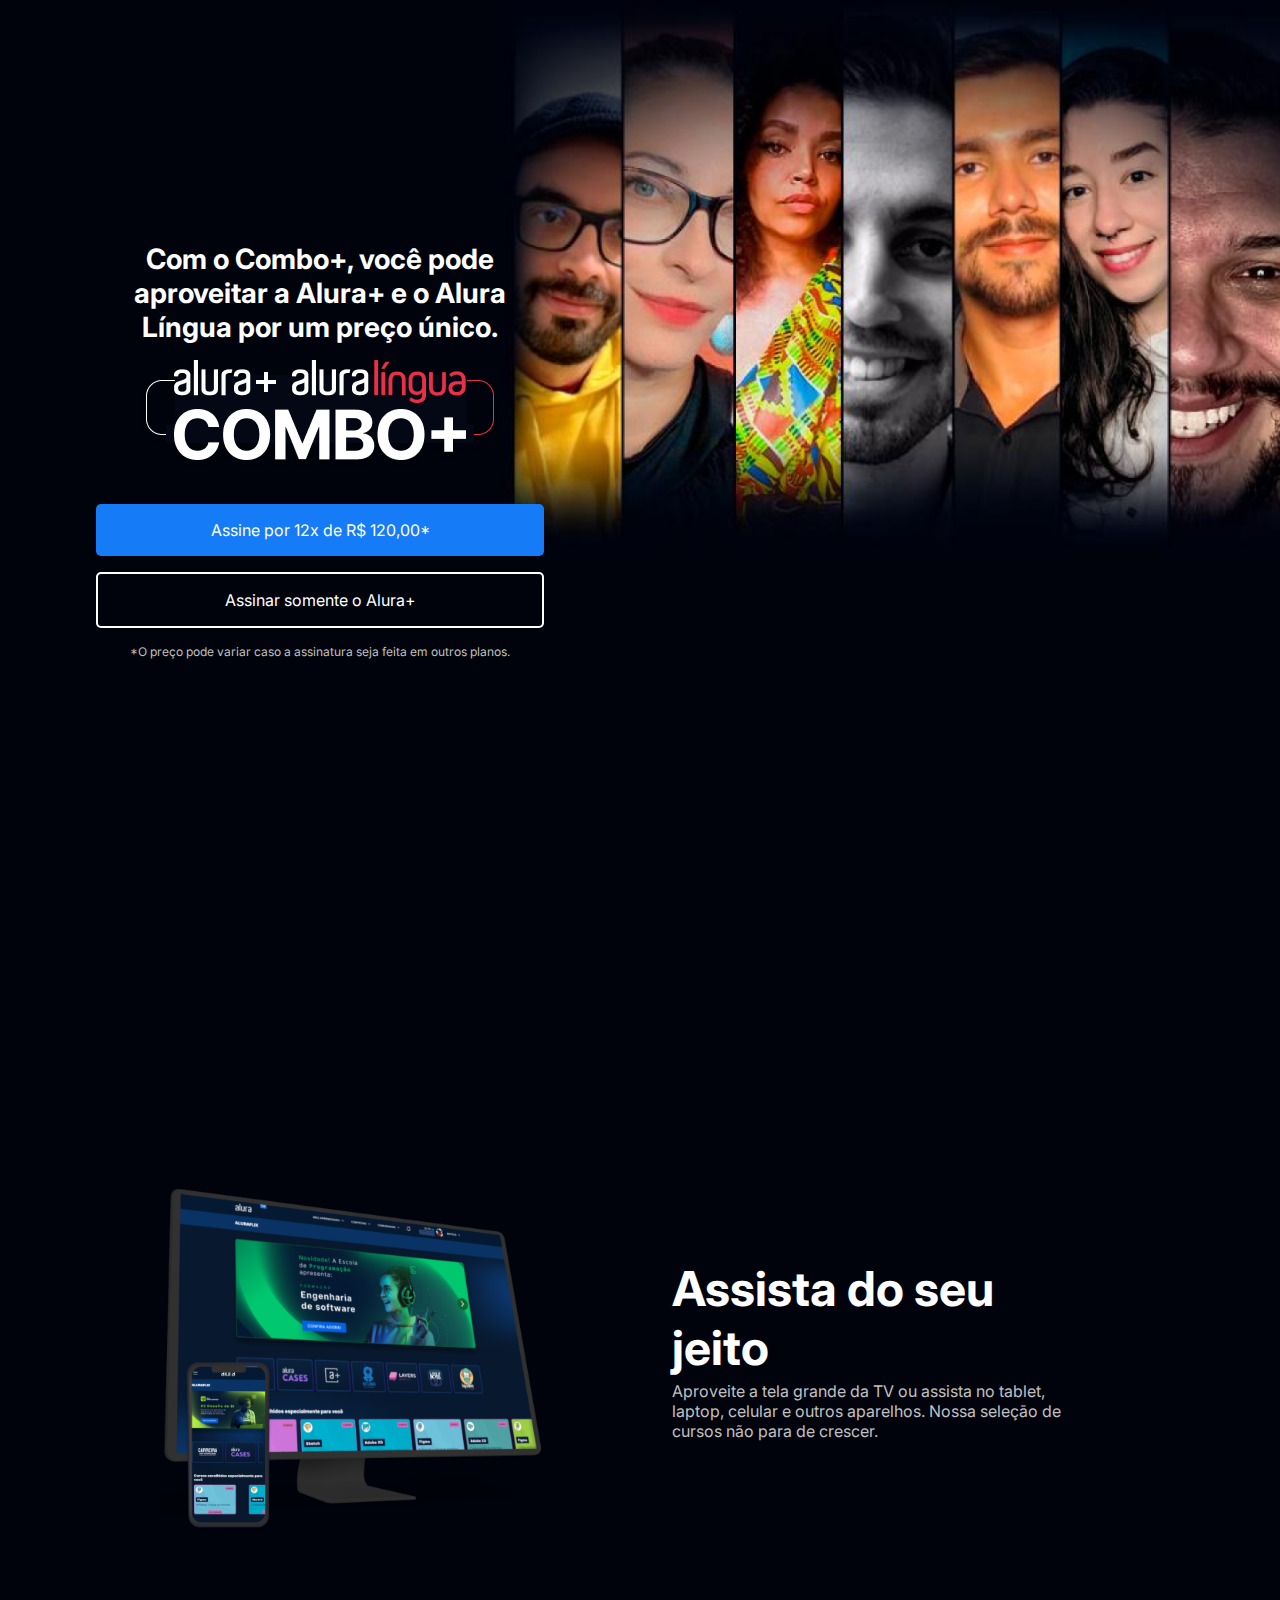
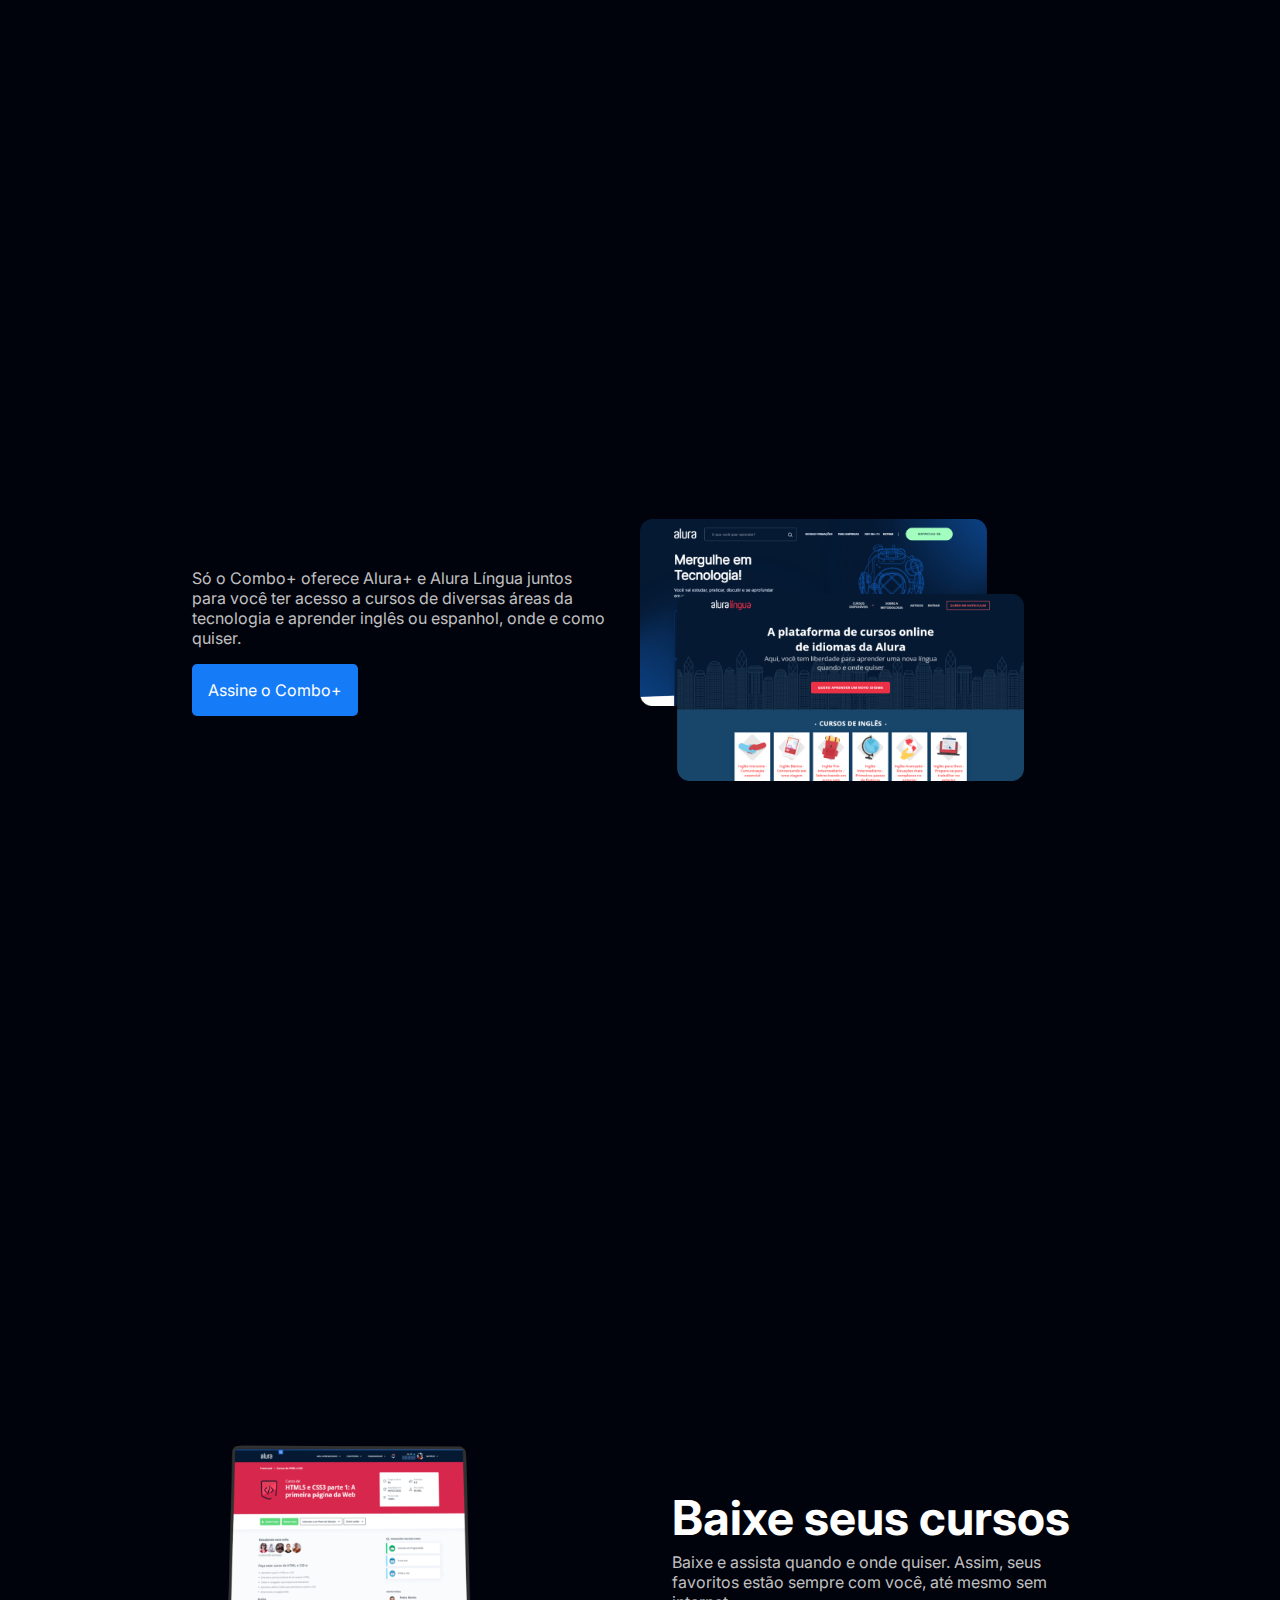
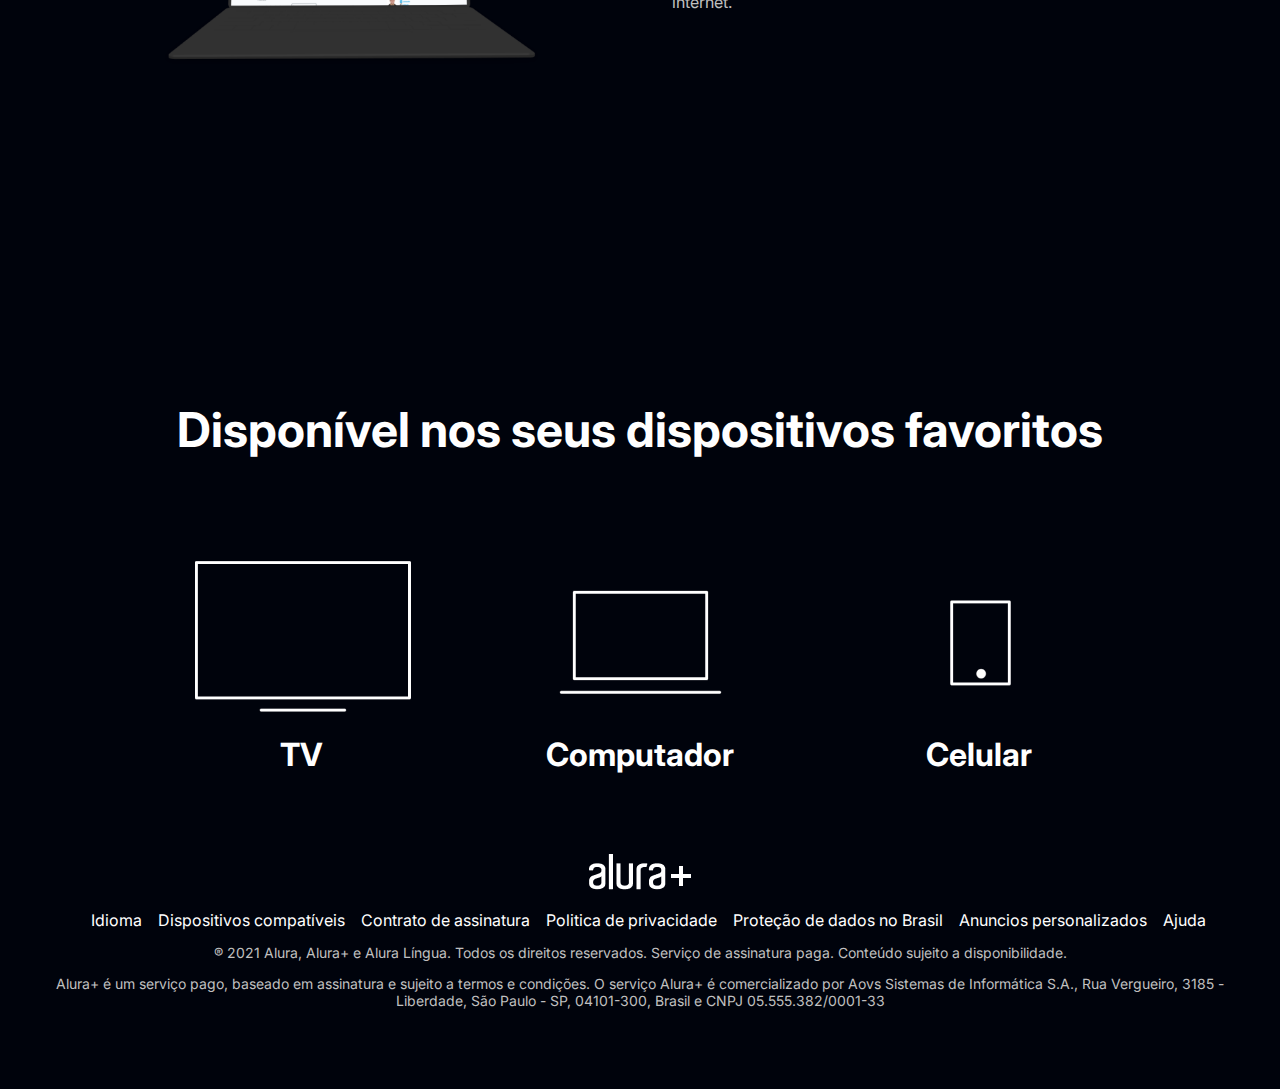
<file: Praticando HTML CSS/index.html>
<!DOCTYPE html>
<html>

<head>
    <title>Alura Plus</title>
    <meta charset="UTF-8">
    <meta name="viewport" content="width=device-width, initial-scale=1">
    <link rel="stylesheet" href="styles.css">
    <link rel="preconnect" href="https://fonts.googleapis.com">
    <link rel="preconnect" href="https://fonts.gstatic.com" crossorigin>
    <link href="https://fonts.googleapis.com/css2?family=Inter:wght@400;700&display=swap" rel="stylesheet">
</head>

<body>
    <section class="principal container">
        <div class="container__caixa">
            <h1 class="container__titulo">Com o Combo+, você pode aproveitar a Alura+ e o Alura Língua por um preço
                único.</h1>
            <img src="img/Combo.png" alt="O combo+ é a junção do alura+ e o alura língua" class="container__imagem">
            <a href="www.alura.com.br" class="container__botao">Assine por 12x de R$ 120,00*</a>
            <a href="www.alura.com.br" class="container__botao botao_secundario">Assinar somente o Alura+</a>
            <p class="container__aviso">*O preço pode variar caso a assinatura seja feita em outros planos.</p>
        </div>
    </section>

    <section class="container secundario">
        <img src="img/Plataformas.png" alt="Um monitor e um celular com a alura plus aberta" class="secundario__imagem">
        <div class="container__descricao">
            <h2 class="descricao__titulo">Assista do seu jeito</h2>
            <p class="descricao__texto">Aproveite a tela grande da TV ou assista no tablet, laptop, celular e outros
                aparelhos. Nossa seleção de cursos não para de crescer.</p>
        </div>
    </section>

    <section class="container secundario">
        <div class="container__descricao">
            <p class="descricao__texto">
                Só o Combo+ oferece Alura+ e Alura Língua juntos para você ter acesso a cursos de diversas áreas da
                tecnologia e aprender inglês ou espanhol, onde e como quiser.
            </p>
            <a href="www.alura.com.br" class="container__botao secundario__botao" container>Assine o Combo+</a>
        </div>
        <img src="img/Telas.png" alt="Tela do alura+ e alura língua" class="secundario__imagem">
    </section>

    <section class="container secundario">
        <img src="img/Notebook.png" alt="Notebook com a página do curso HTML5 e CSS3 da Alura aberta"
            class="secundario__imagem">
        <div class="container__descricao">
            <h2 class="descricao__titulo">Baixe seus cursos</h2>
            <p class="descricao__texto">Baixe e assista quando e onde quiser. Assim, seus favoritos estão sempre com
                você, até mesmo sem internet.</p>
        </div>
    </section>

    <section class="dispositivos">
        <h2 class="dispositivos__titulo">Disponível nos seus dispositivos favoritos</h2>
        <ul class="dispositivos__lista">
            <li>
                <img src="img/tv.png" alt="Ícone de televisão">
                <h3 class="lista__item">TV</h3>
            </li>
            <li>
                <img src="img/computador.png" alt="Ícone de computador">
                <h3 class="lista__item">Computador</h3>
            </li>
            <li>
                <img src="img/celular.png" alt="Ícone de celular">
                <h3 class="lista__item">Celular</h3>
            </li>
        </ul>
    </section>

    <footer class="rodape">
        <img src="img/Logo.png" alt="Alura+" class="rodape__logo">
        <ul class="rodape__lista">
            <li class="lista__link">
                <a href="#">Idioma</a>
            </li>
            <li class="lista__link">
                <a href="#">Dispositivos compatíveis</a>
            </li>
            <li class="lista__link">
                <a href="#">Contrato de assinatura</a>
            </li>
            <li class="lista__link">
                <a href="#">Politica de privacidade</a>
            </li>
            <li class="lista__link">
                <a href="#">Proteção de dados no Brasil</a>
            </li>
            <li class="lista__link">
                <a href="#">Anuncios personalizados</a>
            </li>
            <li class="lista__link">
                <a href="#">Ajuda</a>
            </li>
        </ul>
        <p class="rodape__texto">® 2021 Alura, Alura+ e Alura Língua. Todos os direitos reservados. Serviço de
            assinatura paga. Conteúdo sujeito a disponibilidade.</p>
        <p class="rodape__texto">Alura+ é um serviço pago, baseado em assinatura e sujeito a termos e condições. O
            serviço Alura+ é comercializado por Aovs Sistemas de Informática S.A., Rua Vergueiro, 3185 - Liberdade, São
            Paulo - SP, 04101-300, Brasil e CNPJ 05.555.382/0001-33</p>
    </footer>

</body>

</html>
</file>
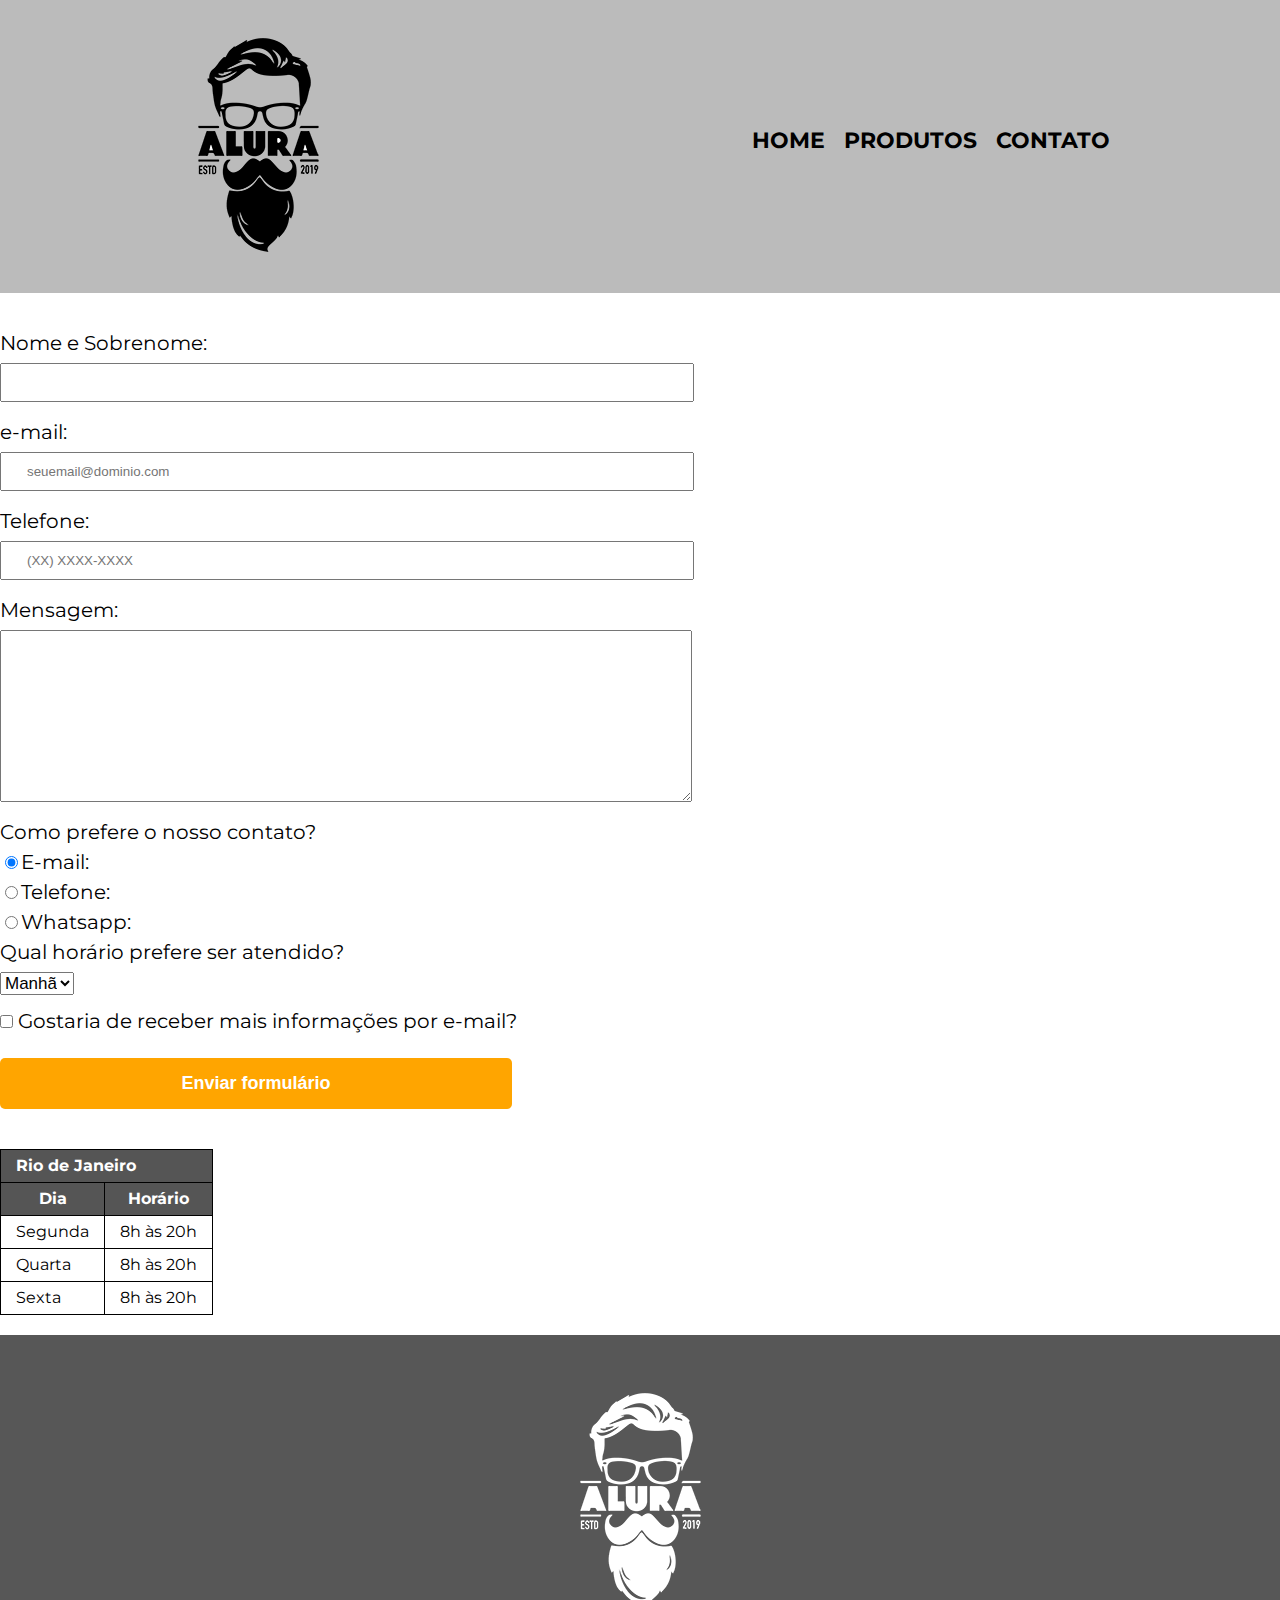
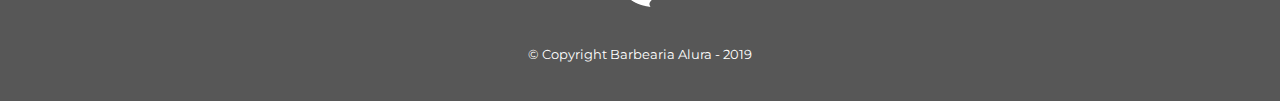
<file: Barbeatria Alura/Contato.html>
<!DOCTYPE html>
<html>
	<head>
		<meta charset="UTF-8">
		<title>Contatos - Barbearia Alura</title>

		<link rel="stylesheet" href="reset.css">
		<link rel="stylesheet" href="style.css">
	</head>
	<body>
		<header>
			<div class="caixa">
				<h1><img src="logo.png" alt="logo da barbearia alura"></h1>

				<nav>
					<ul>
						<li><a href="index.html">Home</a></li>
						<li><a href="produtos.html">Produtos</a></li>
						<li><a href="contato.html">Contato</a></li>
					</ul>
				</nav>
			</div>
		</header>


        <main>
            <form>
                <label for="nomeesobrenome">Nome e Sobrenome:</label>
                <input type="text" id="nomeesobrenome" class="input-padrao" required>
                
                <label for="email">e-mail:</label>
                <input type="email" id="email"class="input-padrao" required placeholder="seuemail@dominio.com">

                <label for="telefone">Telefone:</label>
                <input type="tel" id="telefone"class="input-padrao" required placeholder="(XX) XXXX-XXXX">

                <label for="mensagem">Mensagem:</label>
                <textarea cols="30" rows="10" id="mensagem"class="input-padrao" required ></textarea>
                    <fieldset>
                        <legend>Como prefere o nosso contato?</legend>
                        <label for="radio-email"><input type="radio" name="contato" value="email" id="radio-email" checked>E-mail:</label>
                        

                        <label for="radio-telefone"><input type="radio" name="contato" value="telefone" id="radio-telefone">Telefone:</label>
                        

                        <label for="radio-whats"><input type="radio" name="contato" value="Whatsapp" id="radio-whats">Whatsapp:</label>
                    
                        <fieldset>
                            <legend>Qual horário prefere ser atendido?</legend>
                            <select class="select">
                                <option value="manha">Manhã</option>
                                <option value="tarde">Tarde</option>
                                <option value="noite">Noite</option>
                            </select>
                        </fieldset>

                        <label> <input type="checkbox" class="checkbox"> Gostaria de receber mais informações por e-mail?</label>
                               
                    </fieldset>

                    
                <input type="submint" value="Enviar formulário" class="enviar">    
            </form>

            <table>
                <thead>
                    <tr>
                        <td colspan="5">Rio de Janeiro</td> 
                    </tr>
                    <tr>
                        <th>Dia</th>
                        <th>Horário</th>
                    </tr>
                </thead>

                <tr>
                    <td>Segunda</td>
                    <td>8h às 20h</td>
                </tr>

                <tr>
                    <td>Quarta</td>
                    <td>8h às 20h</td>
                </tr>
                <tr>
                    <td>Sexta</td>
                    <td>8h às 20h</td>
                </tr>
            </table>
        </main>
        <footer>
			<img src="logo-branco.png" alt="logo da barbearia alura">
			<p class="copyright">&copy; Copyright Barbearia Alura - 2019</p>
		</footer>
	</body>
</html>
</file>
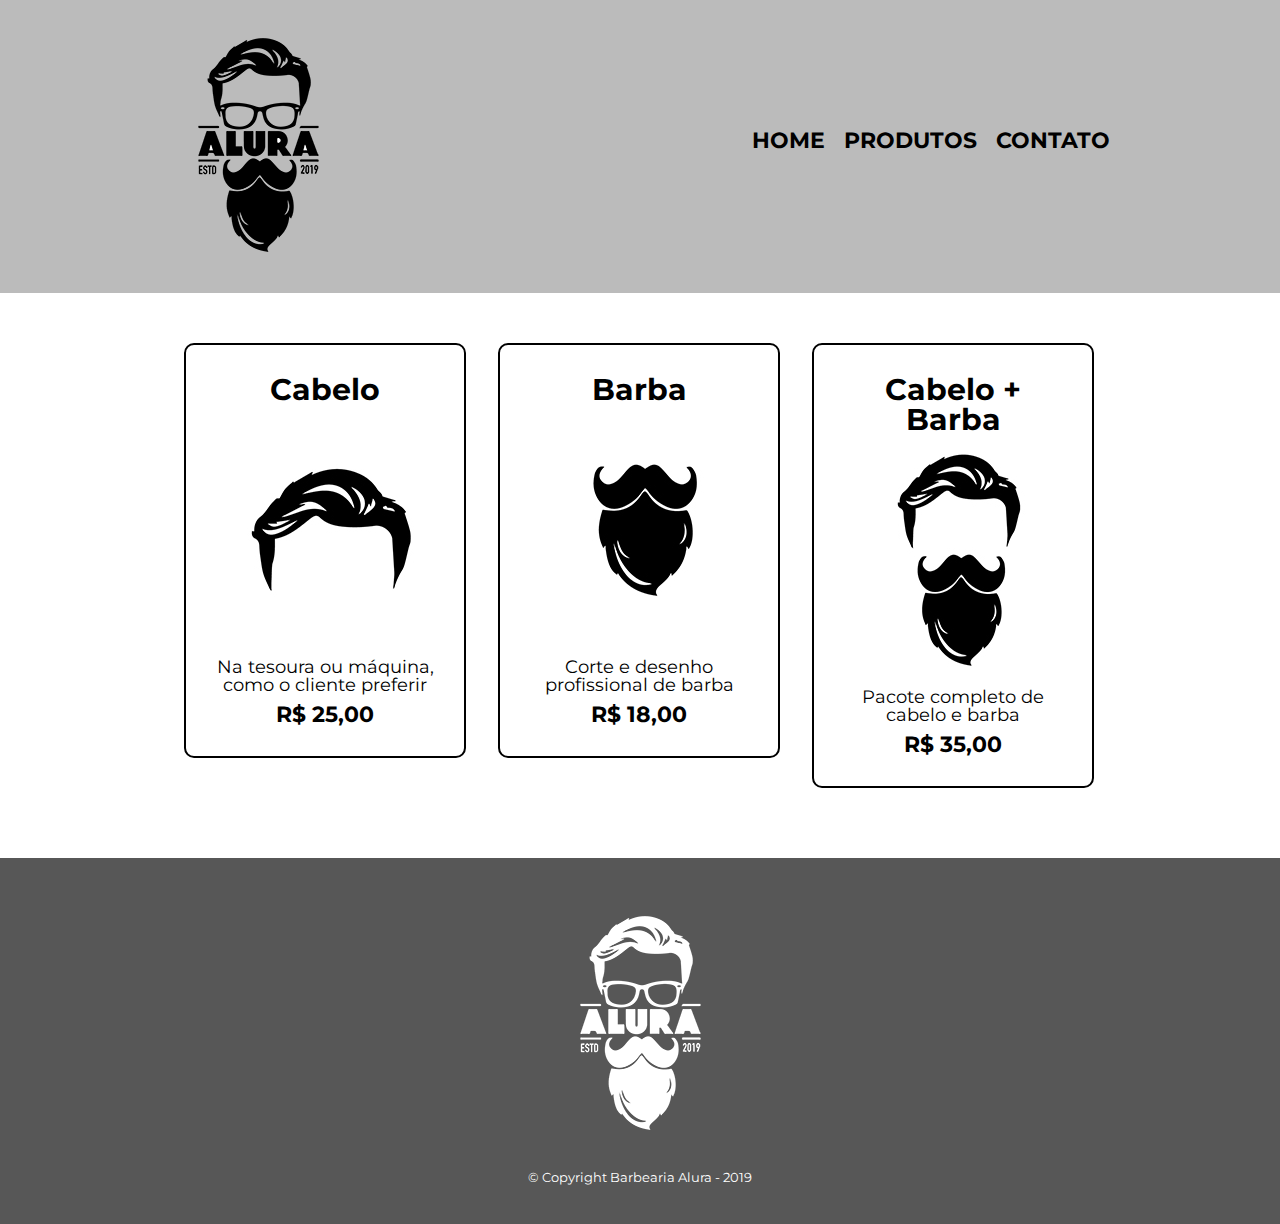
<file: Barbeatria Alura/produtos.html>
<!DOCTYPE html>
<html>
	<head>
		<meta charset="UTF-8">
		<title>Produtos - Barbearia Alura</title>

		<link rel="stylesheet" href="reset.css">
		<link rel="stylesheet" href="style.css">
	</head>
	<body>
		<header>
			<div class="caixa">
				<h1><img src="logo.png"></h1>

				<nav>
					<ul>
						<li><a href="index.html">Home</a></li>
						<li><a href="produtos.html">Produtos</a></li>
						<li><a href="contato.html">Contato</a></li>
					</ul>
				</nav>
			</div>
		</header>

		<main>
			<ul class="produtos">
				<li>
					<h2>Cabelo</h2>
					<img src="cabelo.jpg">
					<p class="produto-descricao">Na tesoura ou máquina, como o cliente preferir</p>
					<p class="produto-preco">R$ 25,00</p>
				</li>
				<li>
					<h2>Barba</h2>
					<img src="barba.jpg">
					<p class="produto-descricao">Corte e desenho profissional de barba</p>
					<p class="produto-preco">R$ 18,00</p>
				</li>
				<li>
					<h2>Cabelo + Barba</h2>
					<img src="cabelo+barba.jpg">
					<p class="produto-descricao">Pacote completo de cabelo e barba</p>
					<p class="produto-preco">R$ 35,00</p>
				</li>
			</ul>
		</main>

		<footer>
			<img src="logo-branco.png">
			<p class="copyright">&copy; Copyright Barbearia Alura - 2019</p>
		</footer>
	</body>
</html>
</file>
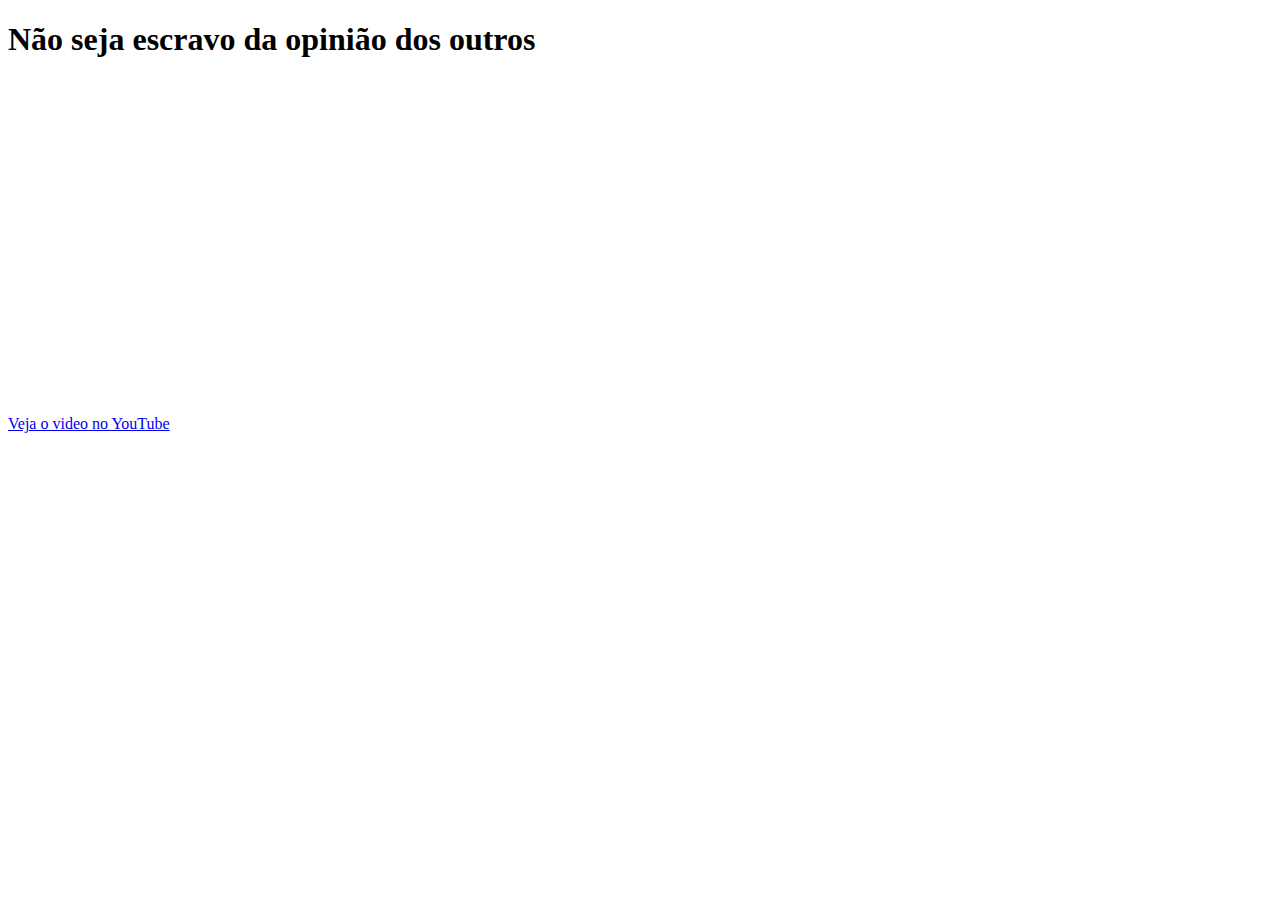
<file: desafio 009/pag001.html>
<!DOCTYPE html>
<html lang="pt-br">
<head>
    <meta charset="UTF-8">
    <meta http-equiv="X-UA-Compatible" content="IE=edge">
    <meta name="viewport" content="width=device-width, initial-scale=1.0">
    <title>Video Clovis de Barros </video></title>
</head>
<body>
    <h1>Não seja escravo da opinião dos outros </h1>

    <iframe width="560" height="315" src="https://www.youtube.com/embed/qTdezg1cO5w" title="YouTube video player" frameborder="0" allow="accelerometer; autoplay; clipboard-write; encrypted-media; gyroscope; picture-in-picture" allowfullscreen></iframe>

<p> <a href="https://www.youtube.com/watch?v=0hb3Sj-o9bQ" target="_blanc" rel="external"> Veja o video no YouTube </a></p>
<p><a href="../desafio 009/index.html"> <img src="imagens/voltar.png" alt="imagem voltar" type = "image/png"></a></p>
    
</body>
</html>
</file>
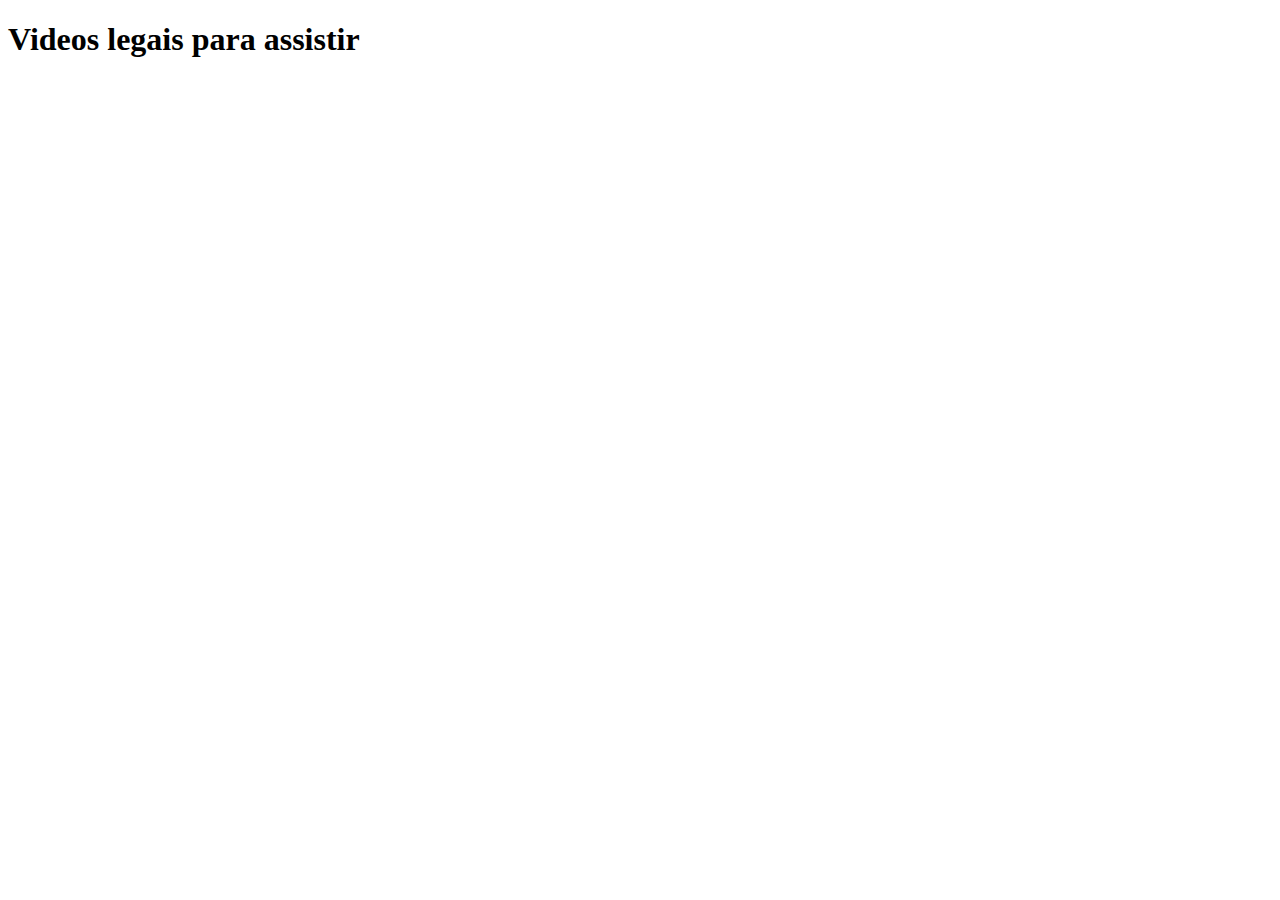
<file: desafio 009/pag002.html>
<!DOCTYPE html>
<html lang="pt-br">
<head>
    <meta charset="UTF-8">
    <meta http-equiv="X-UA-Compatible" content="IE=edge">
    <meta name="viewport" content="width=device-width, initial-scale=1.0">
    <title>Meus  videos </video></title>
</head>
<body>
    <h1>Videos legais para assistir </h1>

    <iframe width="560" height="315" src="https://www.youtube.com/embed/KSx7ToOBYFU" title="YouTube video player" frameborder="0" allow="accelerometer; autoplay; clipboard-write; encrypted-media; gyroscope; picture-in-picture" allowfullscreen></iframe>


    
</body>
</html>
</file>
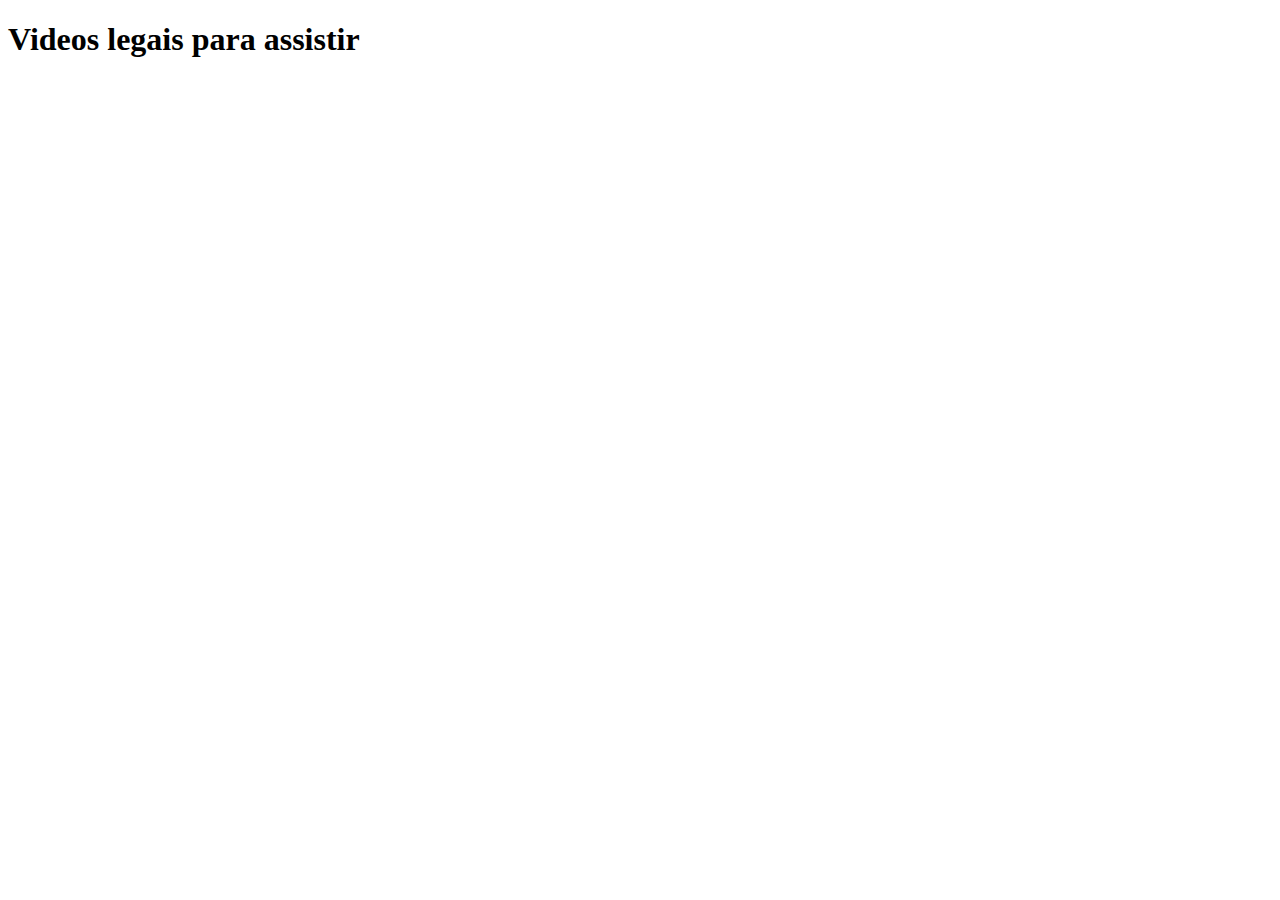
<file: desafio 009/pag003.html>
<!DOCTYPE html>
<html lang="pt-br">
<head>
    <meta charset="UTF-8">
    <meta http-equiv="X-UA-Compatible" content="IE=edge">
    <meta name="viewport" content="width=device-width, initial-scale=1.0">
    <title>Meus  videos </video></title>
</head>
<body>
    <h1>Videos legais para assistir </h1>

    
    <iframe width="560" height="315" src="https://www.youtube.com/embed/0hb3Sj-o9bQ" title="YouTube video player" frameborder="0" allow="accelerometer; autoplay; clipboard-write; encrypted-media; gyroscope; picture-in-picture" allowfullscreen></iframe>

   
    
</body>
</html>
</file>
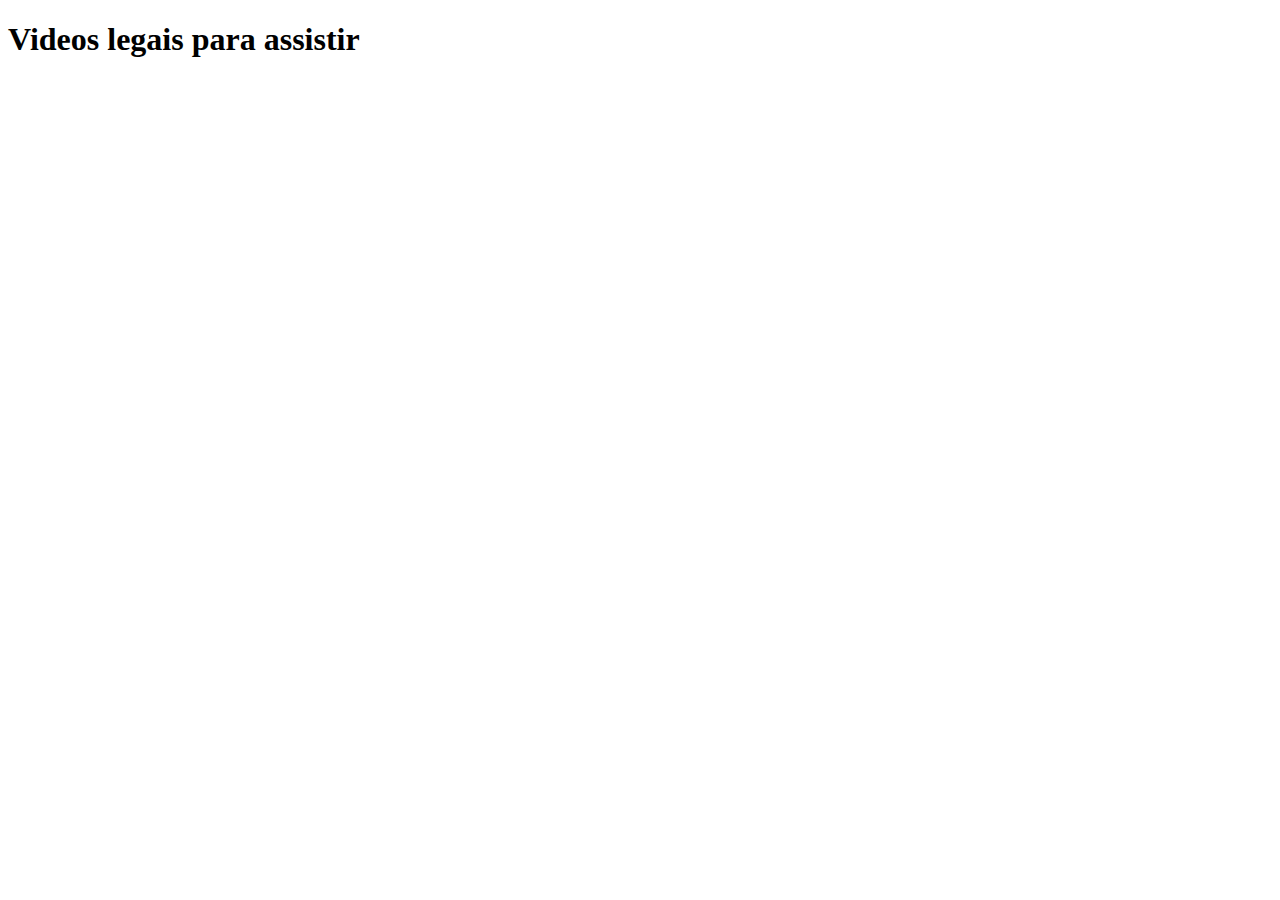
<file: desafio 009/pag004.html>
<!DOCTYPE html>
<html lang="pt-br">
<head>
    <meta charset="UTF-8">
    <meta http-equiv="X-UA-Compatible" content="IE=edge">
    <meta name="viewport" content="width=device-width, initial-scale=1.0">
    <title>Meus  videos </video></title>
</head>
<body>
    <h1>Videos legais para assistir </h1>

    <iframe width="560" height="315" src="https://www.youtube.com/embed/5qY9q0o4C10" title="YouTube video player" frameborder="0" allow="accelerometer; autoplay; clipboard-write; encrypted-media; gyroscope; picture-in-picture" allowfullscreen></iframe>
    
</body>
</html>
</file>
<file: Barbeatria Alura/style.css>
@import url('https://fonts.googleapis.com/css2?family=Bebas+Neue&family=Montserrat:wght@100&family=Nanum+Brush+Script&family=Tapestry&display=swap');

body{
	font-family: 'Montserrat', sans-serif;
}

header {
	background: #BBBBBB;
	padding: 20px 0;
}

.caixa {
	position: relative;
	width: 940px;
	margin: 0 auto;
}

nav {
	position: absolute;
	top: 110px;
	right: 0;
}

nav li {
	display: inline;
	margin: 0 0 0 15px;
}

nav a {
	text-transform: uppercase;
	color: #000000;
	font-weight: bold;
	font-size: 22px;
	text-decoration: none;
}

nav a:hover {
	color: #C78C19;
	text-decoration: underline;
}

.produtos {
	width: 940px;
	margin: 0 auto;
	padding: 50px 0;
}

.produtos li {
	display: inline-block;
	text-align: center;
	width: 30%;
	vertical-align: top;
	margin: 0 1.5%;
	padding: 30px 20px;
	box-sizing: border-box;
	border: 2px solid #000000;
	border-radius: 10px;
}

.produtos li:hover {
	border-color: #C78C19;
}

.produtos li:active {
	border-color: #088C19;	
}

.produtos li:hover h2 {
	font-size: 34px;
}

.produtos h2 {
	font-size: 30px;
	font-weight: bold;
}

.produto-descricao {
	font-size: 18px;
}

.produto-preco {
	font-size: 22px;
	font-weight: bold;
	margin-top: 10px;
}

footer {
	text-align: center;
	background:rgba(0, 0, 0, 0.658);
	padding: 40px 20px;
	margin-top: 20px;
}

.copyright {
	color: #FFFFFF;
	font-size: 13px;
	margin: 20px 0 0;
}

form{
		margin: 40px 0;
	}

form label, form legend{
	display: block;
	font-size: 20px;
	margin: 0 0 10px;
}

.input-padrao{
	display: block;
	margin: 0 0 20px;
	padding: 10px 25px;
	width: 50%;
}

.enviar{
	width: 40%;
	padding: 15px 0;
	background-color: orange;
	color: white;
	font-weight: bold;
	font-size: 18px;
	border: none;
	text-align: center;
	border-radius: 5px;
	transition: 1s background;
	cursor: pointer;
}

.enviar:hover{
	background-color: red;
}

.select{
	font-size: 17px;
}

fieldset{
	margin: 0%;
}

.checkbox{
	margin: 20px 0;

}

table{
	margin: 20p 0 40px;
}

thead{
	background-color: #555555;
	color: white;
	font-weight: bold;
}

td, th{
	border: 1px solid black;
	padding: 8px 15px;
}

/*css da pg inicial*/
.banner{
	width: 100%;
}

.principal{
	padding: 3em 0;
	background-color: #fefefe;
	width: 1000px;
	margin: 0 auto;

}

.titulo-principal{
	text-align: center;
	font-size: 2em;
	margin: 0 0 1em;
	clear: left right;
}

.titulo-principal:before{
content: "[";
}

.titulo-principal:after{
	content: "]";
}

.principal p{
	margin: 0 0 1em;
}

.principal strong{
	font-weight: bold;
}

.principal em{
	font-style: italic;
}


.principal p:not(#missao) {
    background: orange;
}
.conteudo-beneficios{
	width: 640px;
	margin: 0 auto;
}

.lista-beneficios{
	width: 40%;
	display: inline-block;
	vertical-align: top;
}

.imagem-beneficios{
	width:60%;
	opacity: 100%;
	transition: 400ms;
	box-shadow: 10px 10px 30px 20px rgba(0, 0, 0, 0.24);
	}

.imagem-beneficios:hover{
	opacity: 30%;
}

.utensilios{
	width: 120px;
	float: left;
	margin: 0 20px 20px 0;
}

.mapa{
	padding: 3em 0;
	background: linear-gradient(#fefefe, #888888)
	}

.mapa-conteudo{
	width: 940px;
	margin: 0 auto;
}

.beneficios{
	padding: 3em 0;
	background-color: #888888;	
	}

.itens{
	line-height: 1.5;
}

.itens:before{
	content: "★";
	}

.itens:first-child{
	font-weight: bold;
}

.mapa p{
	margin: 2em;
	text-align: center;
}

.video{
	width: 560px;
	margin: 2em auto;

}

@media screen and (max-width: 480px) { 
    .caixa, .principal, .conteudo-beneficios, .mapa-conteudo, .video {
        width: auto;
    }

	h1{
		text-align: center;
	}

	nav{
		position: static;
	}

	.lista-beneficios, .imagem-beneficios{
		width: 100%;
	}
}
</file>
<file: Desafio 7 dias/CSS desafio html/base.css>
:root {
  --text-color: #667085;
    
  --main-color: #8E2424;
  }

  * {
    margin: 0;
    padding: 0;
    box-sizing: border-box;
    font-family: 'Inter', sans-serif;
  }

body {
  width: 100%;
  
  }

img {
    width: 27px;
    height: 26.99px;

}

nav {
  display: flex;
  justify-content: space-around;
  align-items: center;
  padding: 3rem 2rem;
  
  font-family: 'Inter', sans-serif;
  font-style: normal;
  font-weight: 500;
  font-size: 16px;
  line-height: 24px;

  color: #667085;
  }

  nav p{
    display: flex;
    width: 113px;
    height: 24px;
    margin-left: 1px;
    
    font-family: 'Inter', sans-serif;
    font-style: bold;
    font-weight: 500;
    font-size: 18px;
    line-height: 24px;
    
    color: #3A404E;
    }


    .links a {
      color: var(--text-color);
      text-decoration: none;
      margin-right: 3rem;
    }
    

nav  button {
    padding: 0.8rem 1rem;
    cursor: pointer;
    border: none;
    border-radius: 0.5rem;
    font-weight: 500;
    background: none;
    color: var(--text-color);
    font-size: 0.9rem;
    font-family: 'Inter', sans-serif;
  }
  

nav  button#signUp {
    background-color: #8E2424;
    color: #FFF;
  }
</file>
<file: Desafio 7 dias/CSS desafio html/header.css>
header{
    display: flex;
    flex-direction: column;
    align-items: center;
    padding: 96px 0px;
    gap: 24px;

    width: 100%;
    
    }
    
header h1{
    width: 100%;
       
    color: #8E2424;

    font-family:  'Inter', sans-serif;
    font-style: normal;
    font-weight: 600;
    font-size: 16px;
    line-height: 24px;
    flex: none;

    text-align: center;
    }

.h2-header{
width: 603px;
height: 60px;

font-family: 'Inter', sans-serif;
font-weight: 600;
font-size: 48px;
line-height: 60px;

letter-spacing: -0.02em;

text-align: center;
color: #101828;

}

.p-header{
width: 791px;
height: 60px;

font-family: 'Inter', sans-serif;
font-style: normal;
font-weight: 400;
font-size: 20px;
line-height: 30px;

text-align: center;

color: #667085;
}
</file>
<file: Desafio 7 dias/CSS desafio html/metricas.css>
.metricas-container{
display: flex;
align-items: center;
padding: 0px 0px 96px;
gap: 64px;
justify-content: center;
box-sizing: border-box;


width: 100%;

font-family: 'Inter';
background: #FFFFFF;

flex: none;
order: 2;
align-self: stretch;
flex-grow: 0;
}

.metricas-h1{
width: 280px;
height: 72px;

/* Display xl/Semibold */

font-family: 'Inter';
font-style: normal;
font-weight: 600;
font-size: 60px;
line-height: 72px;
/* identical to box height, or 120% */

letter-spacing: -0.02em;

color: #8E2424;


/* Inside auto layout */

flex: none;
order: 0;
align-self: stretch;
flex-grow: 0;
}

.metricas-h2{
    width: 280px;
height: 28px;

/* Text lg/Medium */

font-family: 'Inter';
font-style: normal;
font-weight: 500;
font-size: 18px;
line-height: 28px;
/* identical to box height, or 156% */


/* Gray/900 */

color: #101828;


/* Inside auto layout */

flex: none;
order: 0;
align-self: stretch;
flex-grow: 0;
}

.metricas-p{
    width: 280px;
height: 72px;

/* Text md/Normal */

font-family: 'Inter';
font-style: normal;
font-weight: 400;
font-size: 16px;
line-height: 24px;
/* or 150% */


/* Gray/500 */

color: #667085;


/* Inside auto layout */

flex: none;
order: 1;
align-self: stretch;
flex-grow: 0;
}
</file>
<file: Desafio 7 dias/CSS desafio html/talentos.css>
.busca__talentos{
    display: flex;
    flex-direction: column;
    align-items: center;
    padding: 96px 0px;
    gap: auto;

    width: 100%;
}

.busca__talentos-vagas{
    width: 103px;
    height: 20px;

    font-family: 'Inter';
    font-style: normal;
    font-weight: 500;
    font-size: 14px;
    line-height: 20px;
    
    text-align: center;

    color: #8E2424;

    }

.box__vagas{
    display: flex;
    flex-direction: row;
    justify-content: center;
    align-items: center;
    padding: 4px 12px;

    width: 140px;
    height: 28px;

    background: rgba(142, 36, 36, 0.05);
    border-radius: 16px;

    margin-bottom: 2rem;
}

.busca__talentos-texto{
    width: 100%;
    
    font-family: 'Inter';
    font-style: normal;
    font-weight: 600;
    font-size: 36px;
    line-height: 44px;

    text-align: center;
    letter-spacing: -0.02em;

    color: #101828;

    margin-bottom: 2rem;
}

.busca__talentos-p{
    width: 768px;
    height: 30px;

    font-family: 'Inter';
    font-style: normal;
    font-weight: 400;
    font-size: 20px;
    line-height: 30px;

    text-align: center;

    color: #667085;

    margin-bottom: 2rem;
}

.box__imagem{
    width: 90rem;
    height: auto;

    margin-top: 2rem;
}

.imagem__buscando-talentos{
    position: relative;
    width: 100%;
    height: 100%;
    
    top: 1.5rem;
    align-items: center;
}
</file>
<file: Desafio 7 dias/CSS desafio html/vagas.css>
.vaga{
    margin-left: 360px;
    margin-right: 360px;
    margin-bottom: 3rem;
}

.vaga__titulo{
    display: flex;
    width: 768px;
    height: 30px;
    margin-bottom: 2rem;

    font-family: 'Inter';
    font-style: normal;
    font-weight: 500;
    font-size: 20px;
    line-height: 30px;

    color: #101828;
}

.vaga__informacoes {
    box-sizing: border-box;

    display: flex;
    flex-direction: column;
    align-items: center;
    padding: 24px 24px 28px;
    gap: 24px;
    margin-bottom: 2rem;

    width: 768px;
    height: 136px;

    background: #FFFFFF;

    border: 1px solid #EAECF0;
    border-radius: 16px;
}

.vaga__nome {
    width: 720px;
    height: 28px;

    font-family: 'Inter';
    font-style: normal;
    font-weight: 500;
    font-size: 18px;
    line-height: 28px;

    color: #101828;
}

.vaga__descricao{
    
    width: 720px;
    height: 28px;

    font-family: 'Inter';
    font-style: normal;
    font-weight: 500;
    font-size: 16px;
    line-height: 24px;

    color: #667085;
}

.espaco__vaga{
    margin-left: 2rem;
}
</file>
<file: Desafio 7 dias/CSS desafio html/depoimento.css>
.depoimento{
    display: flex;
    flex-direction: column;
    justify-content: center;
    align-items: center;
    padding: 0px 0px 96px;
    
    width: 1440px;
    height: 500px;
    
    background: #FFFFFF;

}

.depoimento__cartao{
    display: flex;
    flex-direction: column;
    align-items: center;
    padding: 64px;
    gap: 25px;

    width: 1216px;
    height: 404px;

    background: rgba(196, 25, 25, 0.03);
    border-radius: 16px;
}

.depoimento__titulo{
    width: 1088px;
    height: 20px;
    
    font-family: 'Inter';
    font-style: normal;
    font-weight: 600;
    font-size: 14px;
    line-height: 20px;
        
    text-align: center;
    
    color: #8E2424;
    
}

.depoimento__texto{
    width: 1088px;
    height: 88px;
    
    font-family: 'Inter';
    font-style: normal;
    font-weight: 500;
    font-size: 36px;
    line-height: 44px;
        
    text-align: center;
    letter-spacing: -0.02em;
    
    color: #101828;
}

.depoimento__imagem{
    padding: 0px;

    width: 56px;
    height: 56px;
    border-radius: 200px;

    margin-bottom: -20px;
}

.depoimento__nome{
    width: 1088px;
    height: 24px;

    font-family: 'Inter';
    font-style: normal;
    font-weight: 500;
    font-size: 16px;
    line-height: 24px;

    text-align: center;

    color: #101828;
}

.depoimento__funcao{
    width: 1088px;
    height: 20px;
    
    font-family: 'Inter';
    font-style: normal;
    font-weight: 400;
    font-size: 14px;
    line-height: 20px;
    
    text-align: center;

    color: #667085;
}
</file>
<file: Desafio grid/estilo.css>
* {
    margin: 0;
    padding: 0;
    box-sizing: border-box;
}

.corpo {
    background-color: #444444;
    padding: 8px;
    width: 100vw;
    height: 100vh;
    display: grid;
    grid-template-columns: 1fr 1fr 1fr 1fr;
    grid-template-rows: 1fr 1fr 1fr 1fr;
}

.cabecalho {
    background-color: #cc2a2a;
    border-radius: 10px;
    min-width: 50px;
    min-height: 50px;
    margin: 8px;
    grid-column: span 4;
}

.lateral {
    background-color: #45cc2a;
    border-radius: 10px;
    min-width: 50px;
    min-height: 50px;
    margin: 8px;
    grid-row: span 3;
}

.meio {
    background-color: #2aa6cc;
    border-radius: 10px;
    min-width: 50px;
    min-height: 50px;
    margin: 8px;
    grid-column: span 2;
    grid-row: span 3;
}

.direita-cima {
    background-color: #352acc;
    border-radius: 10px;
    min-width: 50px;
    min-height: 50px;
    margin: 8px;
    grid-row: span 2;
}

.direita-baixo {
    background-color: #cc2a96;
    border-radius: 10px;
    min-width: 50px;
    min-height: 50px;
    margin: 8px;
    grid-row: span 2;
}
</file>
<file: Flexbox e Grid/assets/css/estilos.css>
@font-face {
    font-family: 'icones';
    src: url(../font/icones.ttf);
}

body {
    background-color: #1D232A;
    font-family: 'Open Sans', 'icones', sans-serif;
    color: #FFFFFF;
}

@media screen and (min-width: 1440px) {
    body {
        display: grid;
        grid-template-columns: auto 1fr;
    }
}

.cabecalho {
    display: flex;
    justify-content: space-between;
    align-items: center;
    background-color: #15191C;
    padding: 8px 16px;
    box-shadow: 0px 4px 4px rgba(0, 0, 0, 0.16);
}

.cabecalho__menu i::before {
    content: "\e904";
    font-size: 24px;
}

.cabecalho__notificacao i::before {
    content: "\e906";
    font-size: 24px;
}

.cabecalho__logo {
    width: 40px;
}

.cabecalho__perfil {
    display: none;
}

@media screen and (min-width: 1440px) {
    .cabecalho {
        background-color: #1D232A;
        display: grid;
        column-gap: 32px;
        grid-template-columns: 1fr auto;
        padding: 16px 60px;
        height: 80px;
        box-sizing: border-box;
        grid-column: 2;
    }

    .cabecalho__menu {
        display: none;
    }

    .cabecalho__logo {
        display: none;
    }

    .cabecalho__perfil {
        display: grid;
        grid-template-columns: repeat(3, auto);
        column-gap: 8px;
        align-items: center;
        justify-self: flex-end;
        color: #95999C;
        padding: 8px 32px;
        border-right: 1px solid #95999C;
    }

    .cabecalho__perfil::before {
        content: "";
        display: block;
        width: 32px;
        height: 32px;
        background-image: url(../img/profile_2.png);
        background-size: contain;
        background-repeat: no-repeat;
        background-position: center;
    }

    .cabecalho__perfil::after {
        content: "\e90d";
        color: #FFFFFF;
        font-size: 1.5rem;
    }
}

.menu-lateral {
    display: flex;
    flex-direction: column;
    background-color: #15191C;
    width: 75vw;
    height: 100vh;

    position: absolute;
    left: -100vw;
    transition: .25s;
}

.menu-lateral--ativo {
    left: 0;
    transition: .25s;
}

.menu-lateral__logo {
    width: 118px;
    align-self: center;
    padding: 16px;
}

.menu-lateral__link {
    height: 64px;
    color: #95999C;
    padding-left: 64px;
    display: flex;
    align-items: center;
}

.menu-lateral__link--ativo {
    color: #FFFFFF;
    padding-left: 56px;
    border-left: 8px solid #FFFFFF;
}

.menu-lateral__link::before {
    content: "\e900";
    width: 24px;
    height: 24px;
    font-size: 24px;
    position: absolute;
    left: 24px;
}

.menu-lateral__link--inicio::before {
    content: "\e902";
}

.menu-lateral__link--videos::before {
    content: "\e90e";
}

.menu-lateral__link--picos::before {
    content: "\e909";
}

.menu-lateral__link--integrantes::before {
    content: "\e903";
}

.menu-lateral__link--camisas::before {
    content: "\e900";
}

.menu-lateral__link--pinturas::before {
    content: "\e90a";
}

@media screen and (min-width: 1440px) {
    .menu-lateral {
        position: static;
        width: 200px;
        grid-column: 1;
        grid-row: 1 / span 2;
    }
}

.principal {
    padding: 24px 16px;
    display: grid;
    gap: 16px;
}

.titulo-pagina {
    font-size: 1.5rem;
    font-weight: 700;
}

.titulo-secao {
    font-size: 1.2rem;
    font-weight: 700;
}

@media screen and (min-width: 1440px) {
    .principal {
        display: grid;
        grid-template-columns: auto 1fr auto;
        grid-template-areas: 
            "titulo-pagina titulo-pagina titulo-pagina"
            "destaque-video destaque-video videos-recentes"
            "secao-videos secao-videos secao-videos"
            "produtos-recentes destaque-produtos destaque-produtos"
            "secao-produtos secao-produtos secao-produtos"       
        ;
        column-gap: 32px;
        padding: 16px 60px;
        grid-column: 2;
    }

    .titulo-secao {
        grid-column: span 4;
    }
}

.cartao {
    width: 100%;
    border-radius: 15px;
    overflow: hidden;
    background-color: #2C343A;
}

.cartao__imagem--desktop {
    display: none;
}

.cartao--destaque {
    margin-bottom: 16px;
}

.cartao__conteudo {
    padding: 16px;
    display: grid;
    grid-template-columns: auto 1fr;
    gap: 8px;
}

.cartao__destaque {
    grid-column: span 2;
}

.cartao__titulo {
    font-size: 1.2rem;
    font-weight: 700;
    grid-column: span 2;
}

.cartao__perfil {
    color: #95999C;
    font-size: 0.9rem;
    grid-column: span 2;
}

.cartao__info {
    display: flex;
    align-items: center;
    color: #95999C;
}

.cartao__info--tempo::before {
    content: "\e90c";
    margin-right: 8px;    
}

.cartao__info--visualizacao::before {
    content: "\e90f";
    margin-right: 8px;    
}

.cartao__botao {
    display: flex;
    justify-content: center;
    align-items: center;
    background-color: #0480DC;
    width: 40px;
    height: 40px;
    border-radius: 10px;
    font-size: 0.9rem;
    justify-self: flex-end;
}

.cartao__botao--play::before {
    content: "\e90b";
    font-size: 24px;
}

.cartao__botao--destaque {
    width: 100%;
    grid-column: span 2;
}

.cartao__botao--destaque::before {
    margin-right: 8px;
}

.cartao--recentes {
    display: none;
}

@media screen and (min-width: 1440px) {
    .cartao--destaque {
        margin-bottom: 0;
    }

    .cartao__imagem--mobile {
        display: none;
    }

    .cartao__imagem--desktop {
        display: block;
    }

    .cartao__botao--destaque {
        grid-column: auto;
        padding: 16px 8px;
    }

    .cartao--recentes {
        display: grid;
        grid-template-columns: auto auto;
        align-items: center;
        row-gap: 24px;
        width: 256px;
        padding: 16px;
        box-sizing: border-box;
        align-self: flex-start;
    }

    .cartao--recentes .cartao__titulo {
        grid-column: auto;
    }

    .cartao__link {
        font-size: 0.8rem;
        font-weight: 600;
        color: #0480DC;
        justify-self: flex-end;
    }
    
    .cartao__lista {
        display: grid;
        row-gap: 16px;
        grid-column: span 2;
    }

    .cartao__item {
        display: grid;
        grid-template-columns: auto 1fr;
        gap: 8px;
    }

    .cartao__item-thumbnail {
        width: 32px;
        grid-row: span 2;
    }

    .cartao__item-titulo {
        font-size: 0.9rem;
        line-height: 1.2rem;
        font-weight: 700;
    }

    .cartao__item-perfil {
        font-size: 0.8rem;
        color: #95999C;
    }
}

.secao {
    display: grid;
    gap: 16px;
}

@media screen and (min-width: 1440px) {
    .secao {
        grid-template-columns: repeat(4, 1fr);
    }

    .destaque-video {
        grid-area: destaque-video;
    }
    
    .videos-recentes {
        grid-area: videos-recentes;
    }
    
    .secao-videos {
        grid-area: secao-videos;
    }
    
    .destaque-produtos {
        grid-area: destaque-produtos;
    }
    
    .produtos-recentes {
        grid-area: produtos-recentes;
    }
    
    .secao-produtos {
        grid-area: secao-produtos;
    }
}

/* Picos */

@media screen and (min-width: 1440px) {
    .principal--picos {
        grid-template-areas: 
        "titulo-pagina titulo-pagina titulo-pagina"
        "picos-mapa picos-mapa picos-favoritos"
        "secao-picos-mais-visitados secao-picos-mais-visitados secao-picos-mais-visitados"
        ;
    }
}

.picos-mapa {
    width: 100%;
    height: 468px;
    background-image: url(../img/mapa-picos.png);
    background-size: cover;
    background-repeat: no-repeat;
    background-position: center;
    border-radius: 15px;
}

.cartao__botao--pico::before {
    content: "\e908";
    font-size: 24px;
}

@media screen and (min-width: 1440px) {
    .picos-mapa {
        grid-area: picos-mapa;
    }

    .picos-favoritos {
        grid-area: picos-favoritos;
    }

    .secao-picos-mais-visitados {
        grid-area: secao-picos-mais-visitados;
    }
}
</file>
<file: Praticando HTML CSS/styles.css>
:root {
    --branco-principal: #FFFFFF;
    --cinza-secundario: #C0C0C0;
    --botao-azul: #167BF7;
    --cor-de-fundo: #00030C;
    --fonte-principal: 'Inter';
    --botao-azul-efeito: #3c92fa;
}

body {
    background-color: var(--cor-de-fundo);
    color: var(--branco-principal);
    font-family: var(--fonte-principal);
    font-size: 16px;
    font-weight: 400;
}

* {
    margin: 0;
    padding: 0;
}

.principal {
    background-image: url("img/Background.png");
    background-repeat: no-repeat;
    background-size: contain;
    align-items: center;
    text-align: center;
}

.container {
    height: 100vh;
    display: grid;
    grid-template-columns: 50% 50%;
}

.container__botao {
    background-color: var(--botao-azul);
    border-radius: 5px;
    padding: 1em;
    color: var(--branco-principal);
    display: block;
    text-decoration: none;
    margin-bottom: 1em;
}

.botao_secundario {
    background-color: transparent;
    border: 2px solid var(--branco-principal)
}

.container__aviso {
    font-size: 12px;
    color: var(--cinza-secundario);
}

.container__titulo {
    font-size: 28px;
    font-weight: 700;
}

.container__imagem {
    margin: 1em 0 2em 0;
}

.container__caixa {
    margin: 0 6em;
}

.secundario__imagem {
    width: 80%;
}

.secundario {
    align-items: center;
    margin: 0 10em;
}

.descricao__titulo {
    font-weight: 700;
    font-size: 48px;
    color: var(--branco-principal);
    margin-bottom: 0.1em;
}

.descricao__texto {
    color: var(--cinza-secundario);
}

.secundario__botao {
    display: inline-block;
    margin-top: 1em;
}

.container__descricao {
    padding: 2em;
}

.dispositivos__lista {
    display: flex;
    justify-content: center;
    list-style-type: none;
    margin: 5em 0;
}

.dispositivos {
    text-align: center;
}

.dispositivos__titulo {
    font-size: 48px;
    color: var(--branco-principal);
}

.lista__item {
    font-size: 32px;
    color: var(--branco-principal);
}

.rodape {
    text-align: center;
    margin: 5em 3em;
}

.rodape__lista {
    display: flex;
    justify-content: center;
    list-style-type: none;
    margin-top: 1em;
}

.lista__link a{
    text-decoration: none;
    color: var(--branco-principal);
    margin-left: 1em;
}

.rodape__texto {
    margin: 1em 0;
    color: var(--cinza-secundario);
    font-size: 14px;
}

.lista__link a:hover {
    color: var(--botao-azul);
}

.lista__link a:active {
    color: purple;
}

.container__botao:hover {
    background-color: var(--botao-azul-efeito);
    color: var(--cor-de-fundo);
}
</file>
